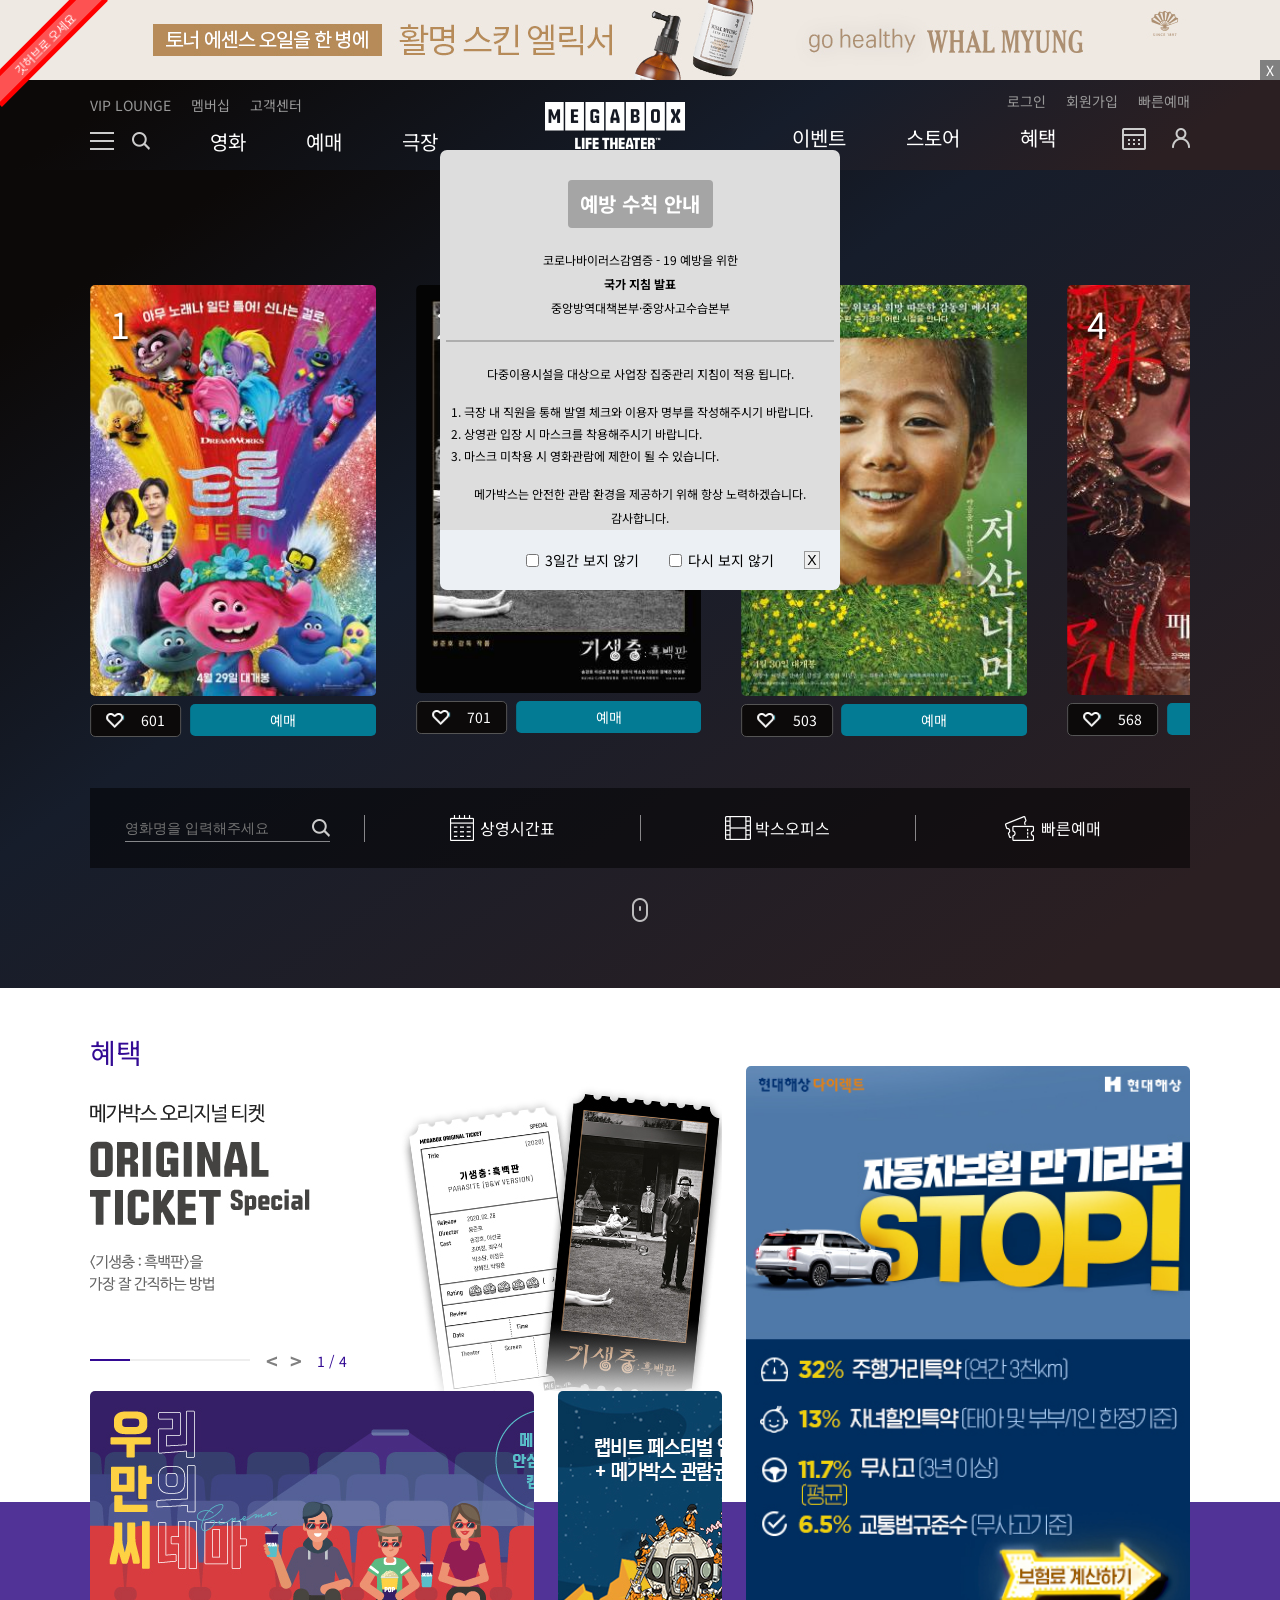
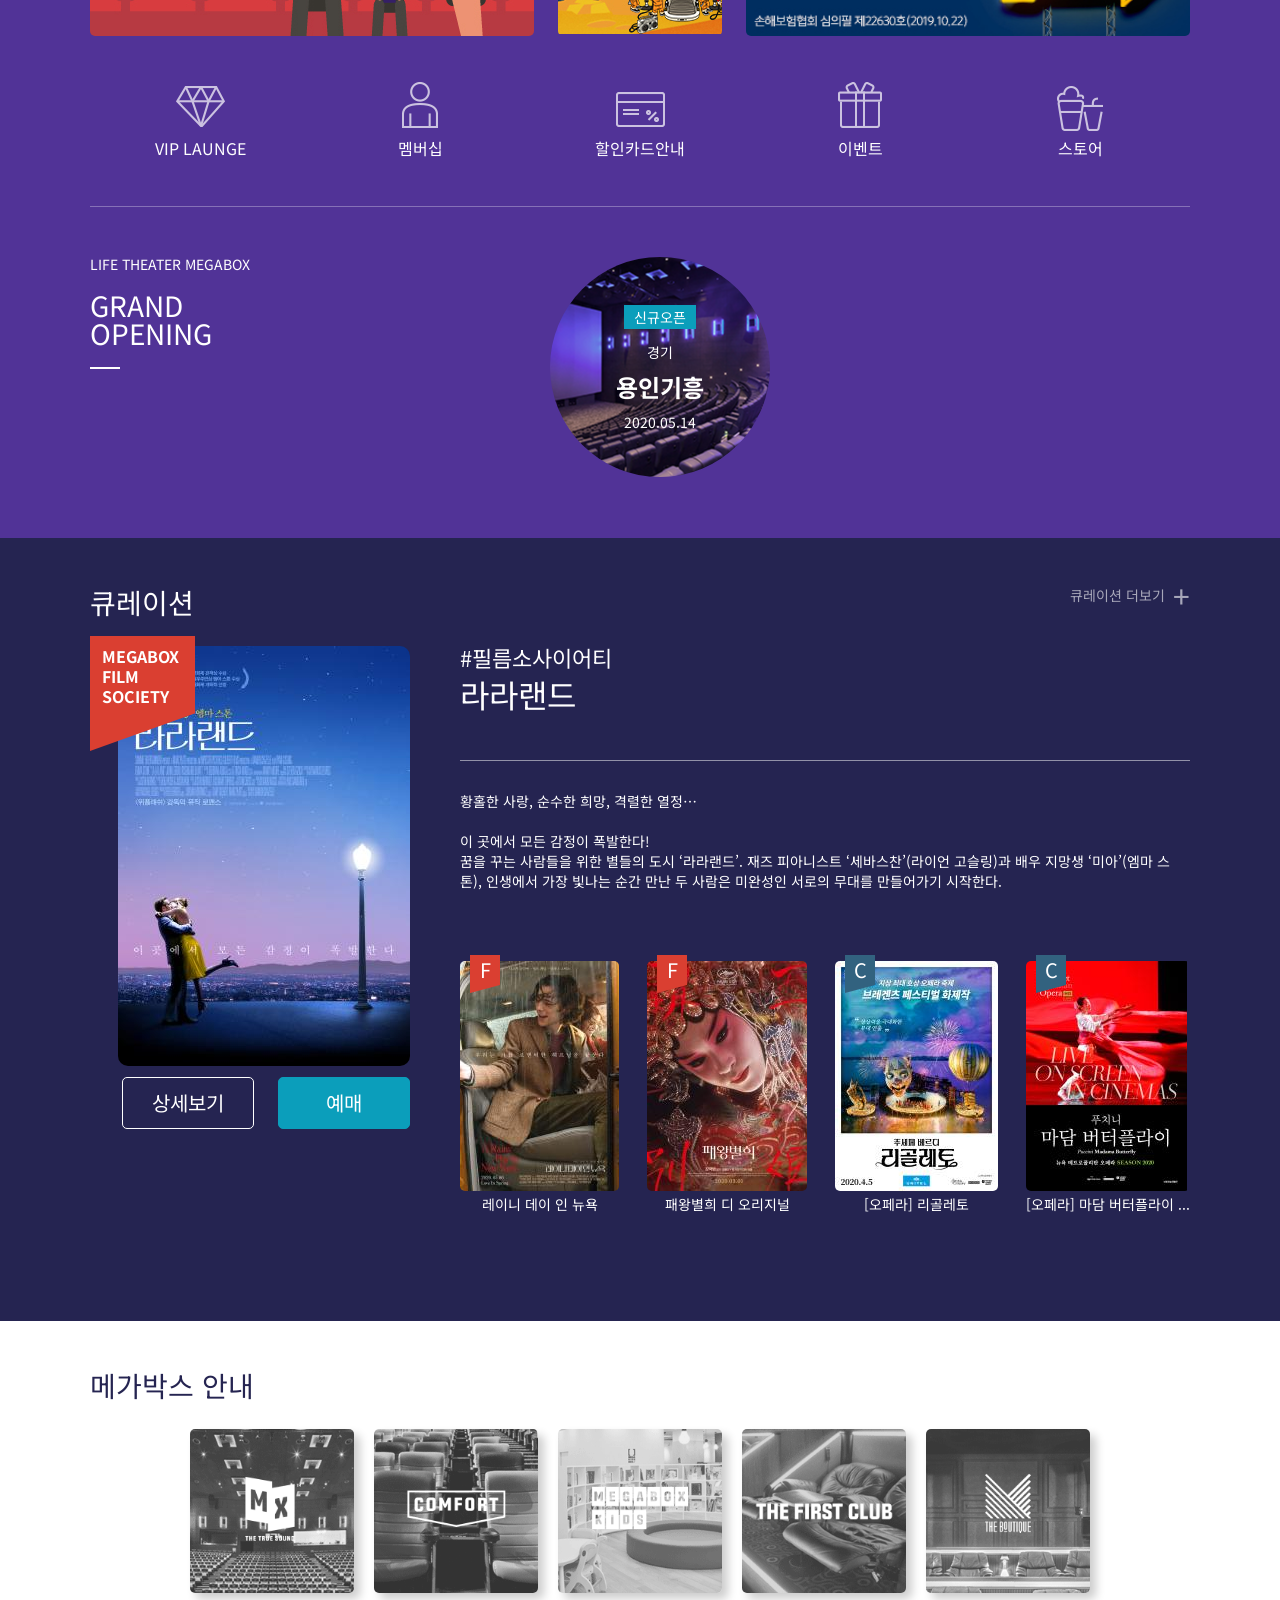
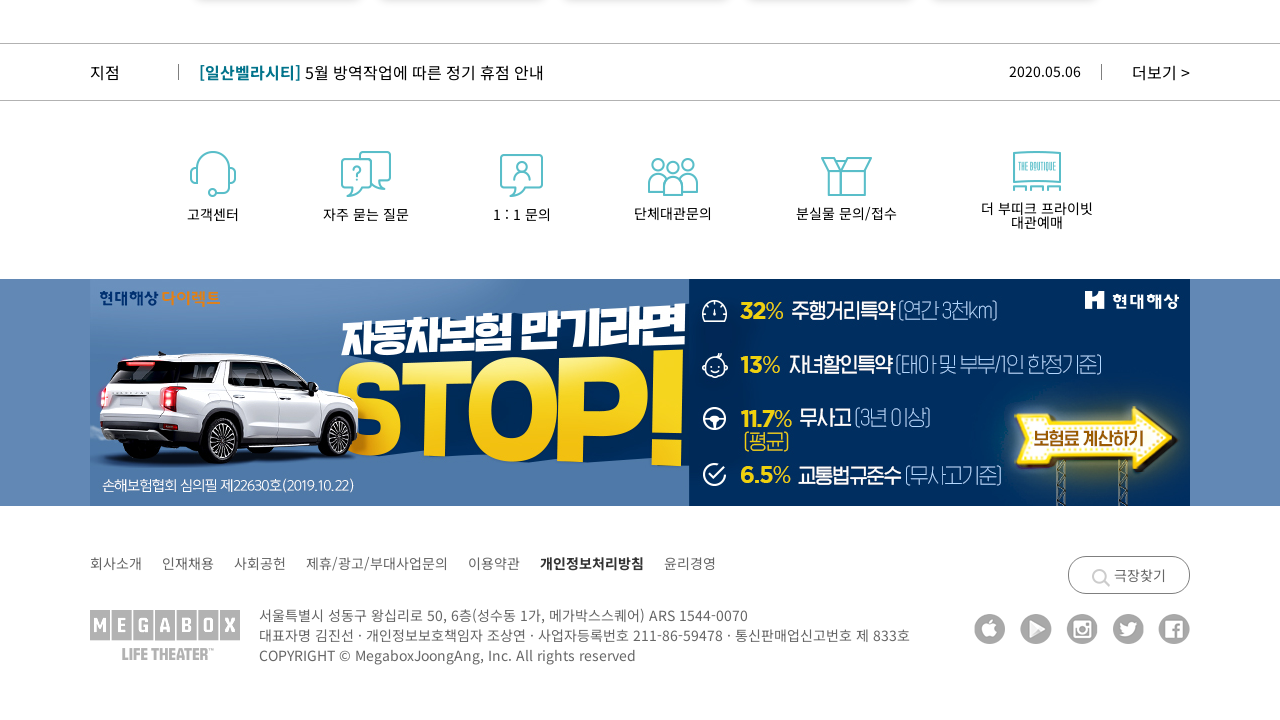
<file: index.html>
<!DOCTYPE html>
<html lang="ko">
<head>
  <meta charset="UTF-8">
  <meta name="viewport" content="width=device-width, initial-scale=1.0">
  <title>Document</title>
 
</head>
<body>
  <h1 id="h1"></h1>
</body>
 <script>
    var scrWidth=screen.width;
    // alert(scrWidth);
    if(scrWidth>=360 && scrWidth<1280){
      location.replace('mo/mobile_web.html');
    }else if(scrWidth>=1280){
      location.replace('pc_web.html');
    }else{
      document.getElementById('h1').innerHTML='<h1>지원하지 않는 브라우저 입니다.</h1>';
    }
  </script>
</html>
</file>
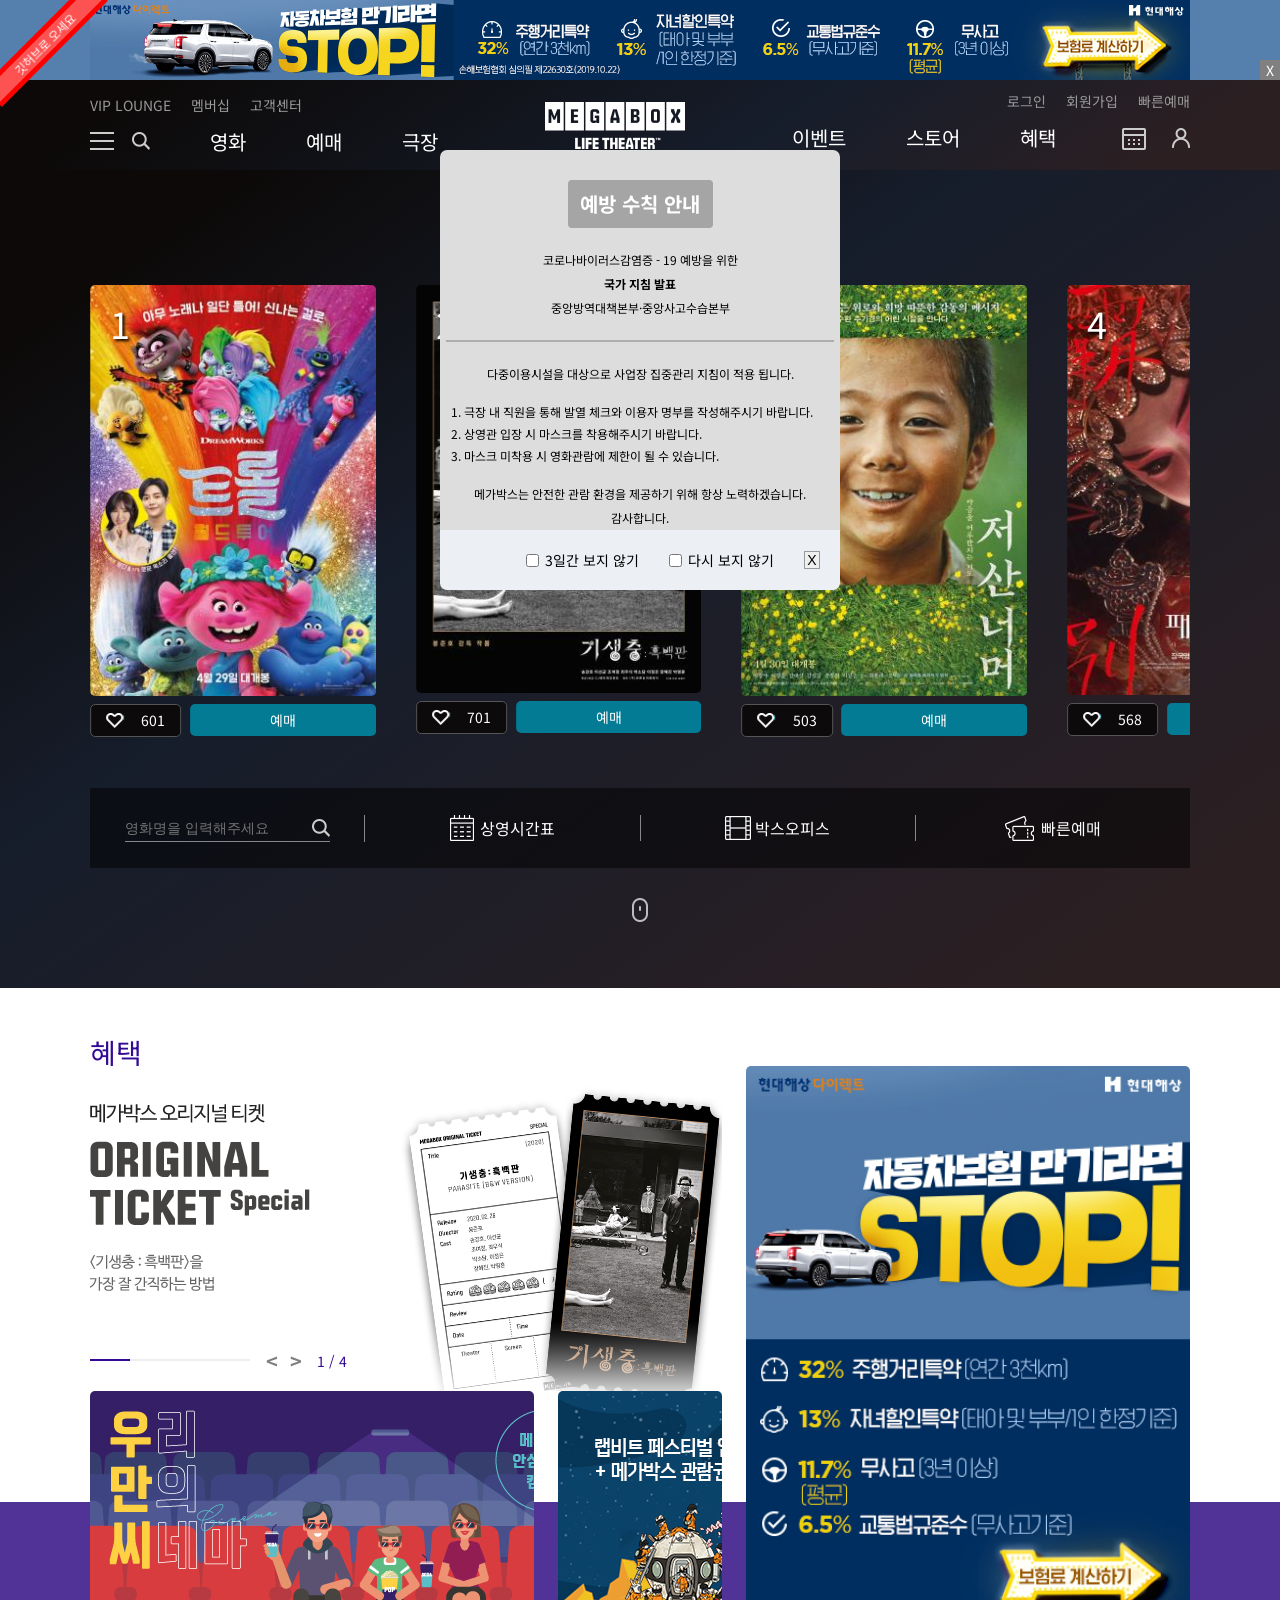
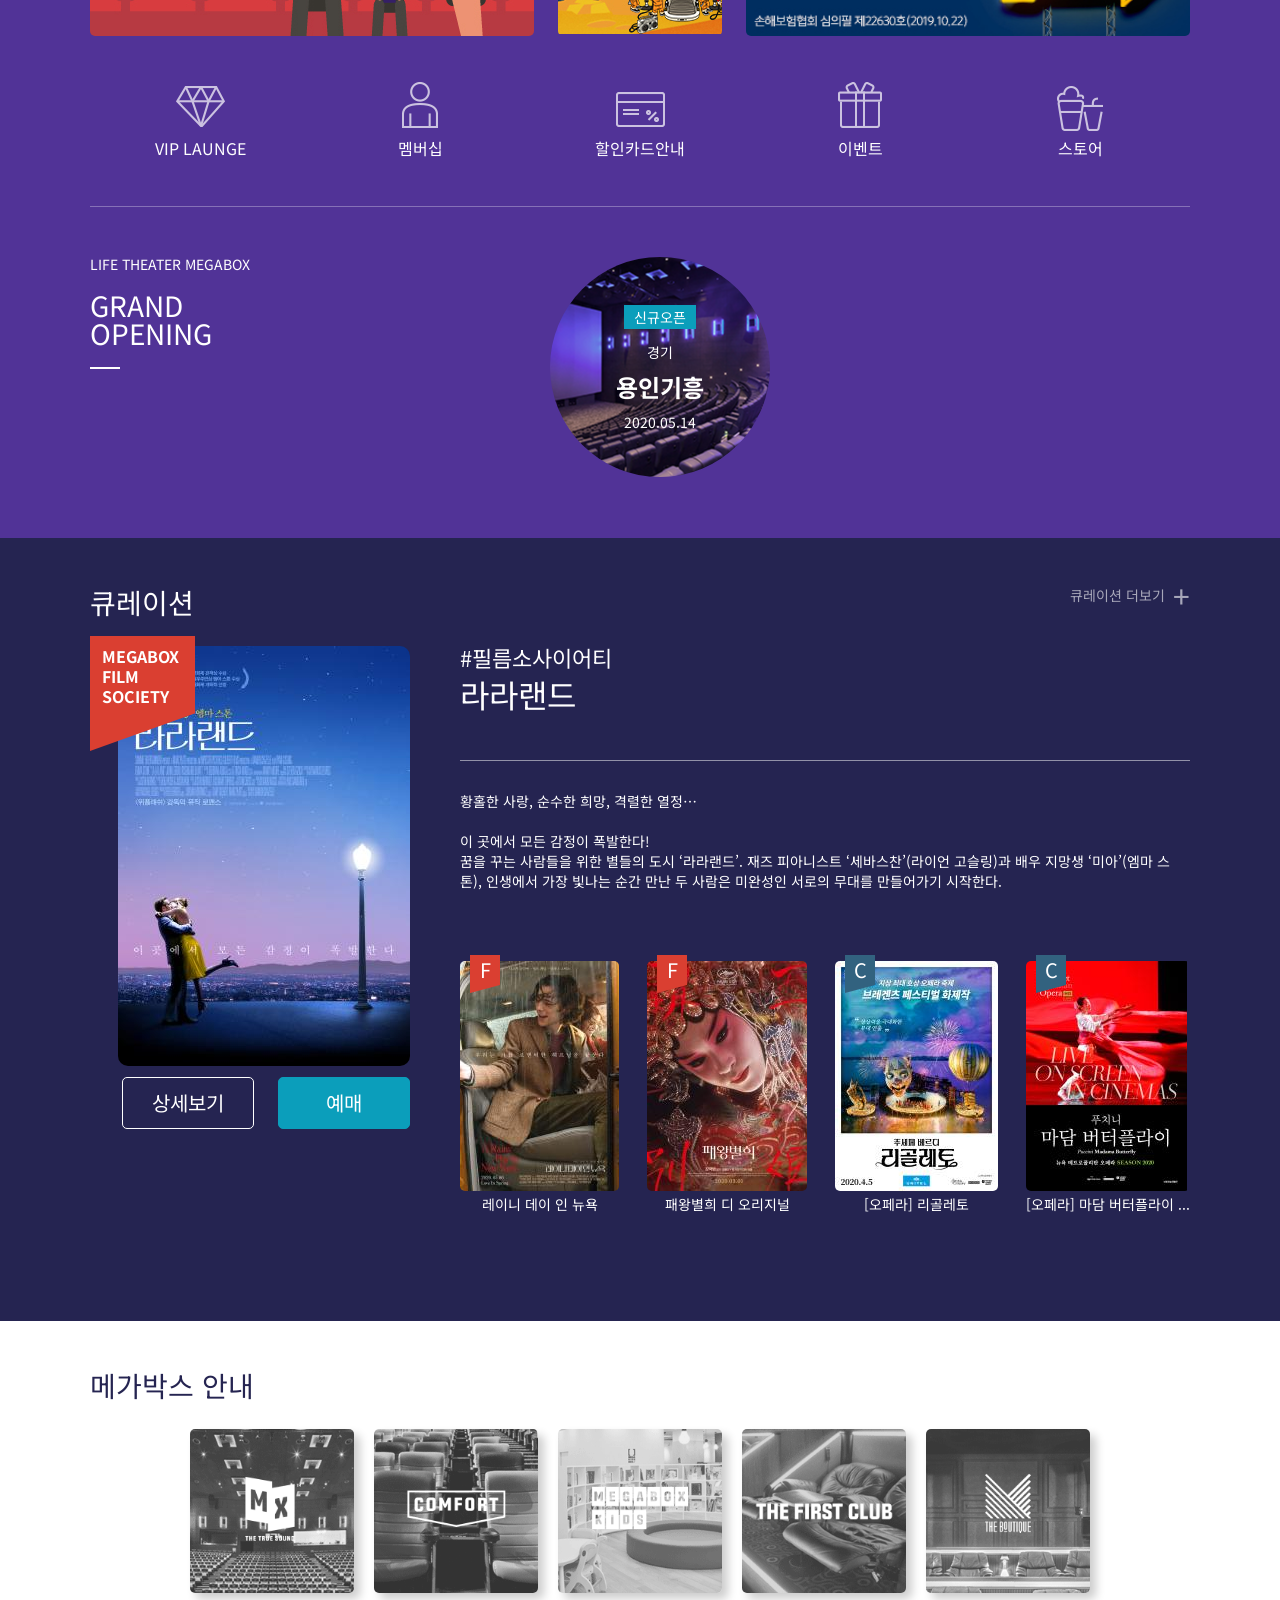
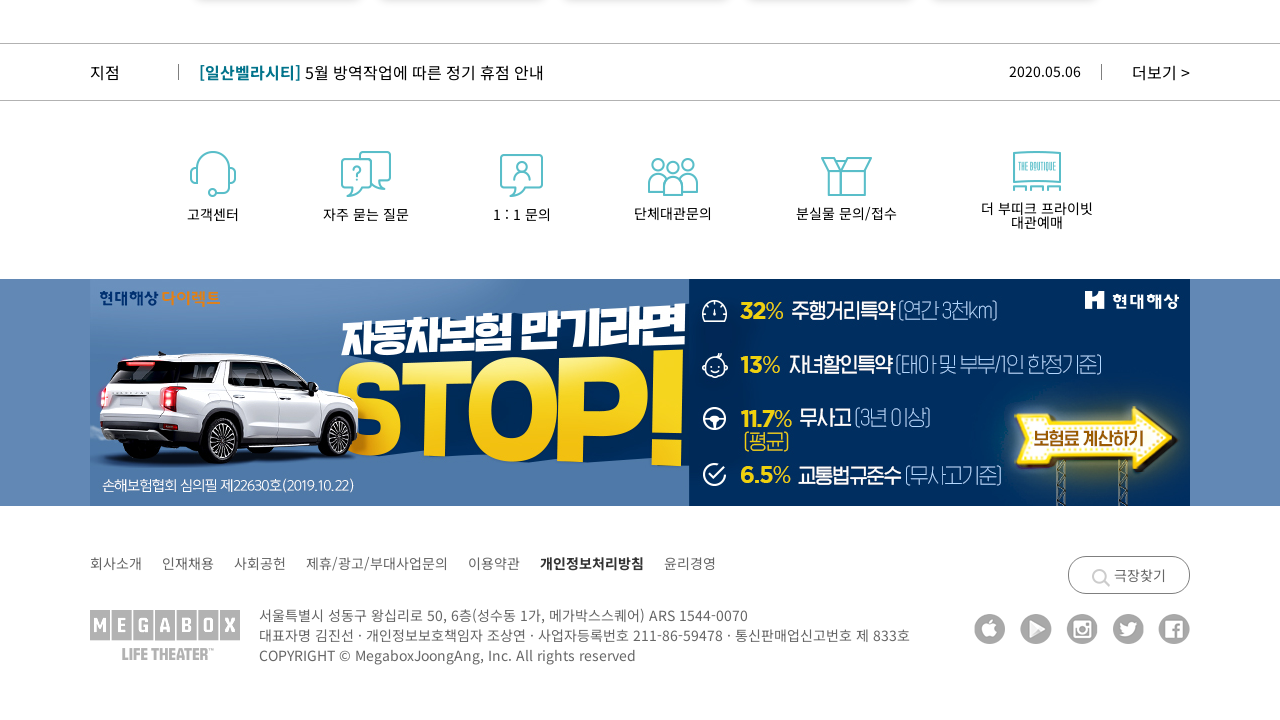
<file: pc_web.html>
<!DOCTYPE html>
<html lang="ko">
<head>
  <meta charset="UTF-8">
  <meta name="viewport" content="width=device-width, initial-scale=1.0">
  <!-- 제작자 -->
  <meta name="author" content="hong">
  <!-- 설명 -->
  <meta name="description" content="메가박스 사이트입니다.">
  <!-- 키워드 -->
  <meta name="keywords" content="메가박스, megabox, 영화, movie">
  <!-- 링크공유 -->
  <meta property="og:title" content="메가박스">
  <meta property="og:url" content="https://santa2224.github.io/megabox">
  <meta property="og:image" content="images/ogimage.png">
  <meta property="og:description" content="최고의 감동 메가박스와 함께 하세요">
  <!-- 파비콘 -->
  <link rel="shortcut icon" href="images/favicon.ico">
  <!-- jQuery   -->
  <script src="js/jquery-3.5.0.min.js"></script>
  <!-- swiper -->
  <link rel="stylesheet" href="css/swiper.min.css">
  <script src="js/swiper.min.js"></script>
  <script src="js/jquery.cookie.js"></script>

  <!-- my script -->
  <script src="js/skip.min.js"></script>
  <script src="js/banner.min.js"></script>
  <script src="js/pop_up_cookie.min.js"></script>
  <script src="js/login.min.js"></script>
  <script src="js/sitemap.min.js"></script>
  <script src="js/sub_position.min.js"></script>
  <script src="js/user_slider.min.js"></script>
  <script src="js/main.js"></script>
  
  <link rel="stylesheet" href="css/reset.css">

  <title>라이프시어터,메가박스</title>
  <link rel="stylesheet" href="css/header.css">
  <link rel="stylesheet" href="css/movie_chart.css">
  <link rel="stylesheet" href="css/bonus.css">
  <link rel="stylesheet" href="css/curation.css">
  <link rel="stylesheet" href="css/megabox_info.css">
  <link rel="stylesheet" href="css/bottom_banner.css">
  <link rel="stylesheet" href="css/footer.css">
</head>
<body>
  <!-- skip -->
  <div class="skip">
    <a href="#section">본문 바로가기</a>
    <a href="#footer">푸터 바로가기</a>
  </div>
  <div class="git_hub">
    <p>깃허브로 오세요</p>
  </div>

  <!-- login form -->
  <div class="login_form">
    <div class="content">
      <div class="login_tit clearfix">
        <p>로그인</p>
        <img src="images/close.png" alt="닫기" id="close">
      </div>
      <form>
        <input class="id_pass" type="text" placeholder="아이디">
        <input class="id_pass" type="password" placeholder="비밀번호">
        <input type="checkbox" id="save_id">
        <label for="save_id">아이디 저장</label>
        <input type="button" value="로그인">
      </form>
      <ul class="login_menu">
        <li>
          <a href="#">ID/PW찾기</a>
        </li>
        <li></li>
        <li>
          <a href="#">회원가입</a>
        </li>
        <li></li>
        <li>
          <a href="#">비회원 예매</a>
        </li>
      </ul>
      <ul class="sns_login">
        <li>
          <a href="#">
            <img src="images/ico-facebook.png" alt="facebook" title="페이스북 로그인">
          </a>
        </li>
        <li>
          <a href="#">
            <img src="images/ico-naver.png" alt="naver" title="네이버 로그인">
          </a>
        </li>
        <li>
          <a href="#">
            <img src="images/ico-kakao.png" alt="kakao" title="카카오 로그인">
          </a>
        </li>
        <li>
          <a href="#">
            <img src="images/ico-payco.png" alt="payco" title="페이코 로그인">
          </a>
        </li>
      </ul>
    </div>
  </div>

  <!-- wrap -->
  <div class="wrap">
    <!-- banner -->
    <div class="banner">
      <div class="banner01">
        <img src="images/banner01.jpg" alt="banner01">
        <div class="close">X</div>
      </div>
      <div class="banner02">
        <img src="images/banner02.jpg" alt="banner02">
        <div class="close">X</div>
      </div>
    </div>
    <!-- pop_up -->
    <div class="pop_up">
      <h3>예방 수칙 안내</h3>
      <p>
        코로나바이러스감염증 - 19 예방을 위한<br>
        <strong>국가 지침 발표</strong><br>
        중앙방역대책본부·중앙사고수습본부
      </p>
      <hr>
      <p>다중이용시설을 대상으로 사업장 집중관리 지침이 적용 됩니다.</p>
      <ol>
        <li>극장 내 직원을 통해 발열 체크와 이용자 명부를 작성해주시기 바랍니다.</li>
        <li>상영관 입장 시 마스크를 착용해주시기 바랍니다.</li>
        <li>마스크 미착용 시 영화관람에 제한이 될 수 있습니다.</li>
      </ol>
      <p>
        메가박스는 안전한 관람 환경을 제공하기 위해 항상 노력하겠습니다.<br>
        감사합니다.
      </p>
      <form>
        <input type="checkbox" id="day3">
        <label for="day3">3일간 보지 않기</label>
        <input type="checkbox" id="allday">
        <label for="allday">다시 보지 않기</label>
        <input type="button" value="X" id="close_btn">
      </form>
    </div>
    <!-- header -->
    <header class="header">
      <div class="container">
        <div class="content">
          <nav class="nav01">
            <ul class="top_nav">
              <li><a href="#" title="VIP LOUNGE">VIP LOUNGE</a></li>
              <li><a href="#" title="멤버십">멤버십</a></li>
              <li><a href="#" title="고객센터">고객센터</a></li>
            </ul>
            <ul class="bottom_nav">
              <li>
                <img src="images/hamburger.png" alt="토글메뉴" title="사이트맵" id="sitemap_btn">
                <div class="sitemap">
                  <div class="container">
                    <div class="content">
                      <h2>SITEMAP</h2>
                      <ul class="sitemap_menu">
                        <li>
                          <ul>
                            <li class="genre_tit">영화</li>
                            <li><a href="#">전체영화</a></li>
                            <li><a href="#">큐레이션</a></li>
                            <li><a href="#">영화제</a></li>
                            <li><a href="#">무비포스트</a></li>
                          </ul>
                        </li>
                        <li>
                          <ul>
                            <li class="genre_tit">예매</li>
                            <li><a href="#">빠른예매</a></li>
                            <li><a href="#">상영시간표</a></li>
                            <li><a href="#">더 부티크 프라이빗 예매</a></li>
                          </ul>
                        </li>
                        <li>
                          <ul>
                            <li class="genre_tit">극장</li>
                            <li><a href="#">전체극장</a></li>
                            <li><a href="#">특별관</a></li>
                          </ul>
                        </li>
                        <li>
                          <ul>
                            <li class="genre_tit">이벤트</li>
                            <li><a href="#">진행중 이벤트</a></li>
                            <li><a href="#">지난 이벤트</a></li>
                            <li><a href="#">담첨자발표</a></li>
                          </ul>
                        </li>
                        <li>
                          <ul>
                            <li class="genre_tit">스토어</li>
                            <li><a href="#">새로운 상품</a></li>
                            <li><a href="#">메가티켓</a></li>
                            <li><a href="#">팝콘/음료/굿즈</a></li>
                          </ul>
                        </li>
                        <li>
                          <ul>
                            <li class="genre_tit">나의 메가박스</li>
                            <li><a href="#">나의 메가박스 홈</a></li>
                            <li><a href="#">예매/구매내역</a></li>
                            <li><a href="#">영화관람권</a></li>
                            <li><a href="#">스토어교환권</a></li>
                            <li><a href="#">할인/제휴쿠폰</a></li>
                            <li><a href="#">멤버십포인트</a></li>
                            <li><a href="#">나의 무비스토리</a></li>
                            <li><a href="#">나의 이벤트 응모내역</a></li>
                            <li><a href="#">나의 문의내역</a></li>
                            <li><a href="#">자주쓰는 할인 카드</a></li>
                            <li><a href="#">회원정보</a></li>
                          </ul>
                        </li>
                        <li>
                          <ul>
                            <li class="genre_tit">혜택</li>
                            <li><a href="#">멤버십 안내</a></li>
                            <li><a href="#">VIP LOUNGE</a></li>
                            <li><a href="#">제휴/할인</a></li>
                          </ul>
                        </li>
                        <li>
                          <ul>
                            <li class="genre_tit">고객센터</li>
                            <li><a href="#">고객센터 홈</a></li>
                            <li><a href="#">자주묻는질문</a></li>
                            <li><a href="#">공지사항</a></li>
                            <li><a href="#">1:1문의</a></li>
                            <li><a href="#">단체/대관문의</a></li>
                            <li><a href="#">분실물문의</a></li>
                          </ul>
                        </li>
                        <li>
                          <ul>
                            <li class="genre_tit">회사소개</li>
                            <li><a href="#">메가박스소개</a></li>
                            <li><a href="#">사회공헌</a></li>
                            <li><a href="#">홍보자료</a></li>
                            <li><a href="#">제휴/부대사업문의</a></li>
                            <li><a href="#">온라인제보센터</a></li>
                            <li><a href="#">IR자료</a></li>
                            <li><a href="#">인재채용</a></li>
                            <li><a href="#">윤리경영</a></li>
                          </ul>
                        </li>
                        <li>
                          <ul>
                            <li class="genre_tit">이용정책</li>
                            <li><a href="#">이용약관</a></li>
                            <li><a href="#">개인정보처리방침</a></li>
                            <li><a href="#">스크린수배정에관한기준</a></li>
                          </ul>
                        </li>
                      </ul>
                    </div>
                  </div>
                </div>
              </li>
              <li>
                <a href="#" title="검색" class="border_none"><img src="images/search.png" alt="검색"></a>
              </li>
              <li>
                <a href="#" title="영화">영화</a>
                <ul class="sub_nav" id="movie_sub">
                  <li><a href="#">전체영화</a></li>
                  <li><a href="#">큐레이션</a></li>
                  <li><a href="#">무비포스트</a></li>
                </ul>
              </li>
              <li>
                <a href="#" title="예매">예매</a>
                <ul class="sub_nav" id="ticket_sub">
                  <li><a href="#">빠른예매</a></li>
                  <li><a href="#">상영시간표</a></li>
                  <li><a href="#">더 부티크 프라이빗 예매</a></li>
                </ul>
              </li>
              <li>
                <a href="#" title="극장">극장</a>
                <ul class="sub_nav" id="theater_sub">
                  <li><a href="#">전체극장</a></li>
                  <li><a href="#">특별관</a></li>
                </ul>
              </li>
            </ul>
          </nav>
          <div class="logo">
            <img src="images/white-logo.png" alt="화이트로고">
          </div>
          <nav class="nav02">
            <ul class="top_nav">
              <li><a href="#" title="로그인" id="login_btn">로그인</a></li>
              <li><a href="#" title="회원가입">회원가입</a></li>
              <li><a href="#" title="빠른예매">빠른예매</a></li>
            </ul>
            <ul class="bottom_nav">
              <li>
                <a href="#" title="이벤트">이벤트</a>
                <ul class="sub_nav" id="event_sub">
                  <li><a href="#">진행중 이벤트</a></li>
                  <li><a href="#">지난 이벤트</a></li>
                  <li><a href="#">당첨자발표</a></li>
                </ul>
              </li>
              <li>
                <a href="#" title="스토어" class="border_none">스토어</a>
              </li>
              <li>
                <a href="#" title="혜택">혜택</a>
                <ul class="sub_nav" id="bonus_sub">
                  <li><a href="#">메가박스 멤버십</a></li>
                  <li><a href="#">제휴 / 할인</a></li>
                </ul>
              </li>
              <li><a href="#" title="상영시간표" class="border_none"><img src="images/schedule.png" alt="상영시간표" id="schedule"></a></li>
              <li><a href="#" title="나의 메가박스" class="border_none"><img src="images/mymega.png" alt="나의 메가박스"></a></li>
            </ul>
          </nav>
        </div>
      </div>
    </header>

    <section class="section">
      <div class="container">
        <article class="alticle movie_chart">
          <div class="content">
            <h2>
              <a href="#">박스오피스</a>
            </h2>
            <div class="swiper-container">
              <div class="swiper-wrapper">
                <div class="swiper-slide slide01">
                  <ul>
                    <li class="poster">
                      <img src="images/poster01.jpg" alt="poster01">
                      <p class="poster_number">1</p>
                      <div class="poster_txt">
                        <p>
                          팝, 록, 클래식, 컨트리, 펑크, 테크노, K-POP까지<br>
                          세상의 모든 음악이 쏟아진다!<br>
                          노래와 춤을 즐기며 평화로운 나날을 보내던 팝 트롤 '파피'와 '브랜치' 그리고 친구들.<br>
                          어느 날 ‘파피’는 자신들 외에도
                        </p>
                        <p>관람평 <span> 9.1</span></p>
                      </div>
                      
                    </li>
                    <li class="poster_btn clearfix">
                      <div><span>하트</span> 601</div>
                      <div>예매</div>
                    </li>
                  </ul>
                </div>
                <div class="swiper-slide slide02">
                  <ul>
                    <li class="poster">
                      <img src="images/poster02.jpg" alt="poster02">
                      <p class="poster_number">2</p>
                      <div class="poster_txt">
                        <p>
                          팝, 록, 클래식, 컨트리, 펑크, 테크노, K-POP까지<br>
                          세상의 모든 음악이 쏟아진다!<br>
                          노래와 춤을 즐기며 평화로운 나날을 보내던 팝 트롤 '파피'와 '브랜치' 그리고 친구들.<br>
                          어느 날 ‘파피’는 자신들 외에도
                        </p>
                        <p>관람평 <span> 9.3</span></p>
                      </div>
                      
                    </li>
                    <li class="poster_btn clearfix">
                      <div><span>하트</span> 701</div>
                      <div>예매</div>
                    </li>
                  </ul>
                </div>
                <div class="swiper-slide slide03">
                  <ul>
                    <li class="poster">
                      <img src="images/poster03.jpg" alt="poster03">
                      <p class="poster_number">3</p>
                      <div class="poster_txt">
                        <p>
                          팝, 록, 클래식, 컨트리, 펑크, 테크노, K-POP까지<br>
                          세상의 모든 음악이 쏟아진다!<br>
                          노래와 춤을 즐기며 평화로운 나날을 보내던 팝 트롤 '파피'와 '브랜치' 그리고 친구들.<br>
                          어느 날 ‘파피’는 자신들 외에도
                        </p>
                        <p>관람평 <span> 8.9</span></p>
                      </div>
                      
                    </li>
                    <li class="poster_btn clearfix">
                      <div><span>하트</span> 503</div>
                      <div>예매</div>
                    </li>
                  </ul>
                </div>
                <div class="swiper-slide slide04">
                  <ul>
                    <li class="poster">
                      <img src="images/poster04.jpg" alt="poster04">
                      <p class="poster_number">4</p>
                      <div class="poster_txt">
                        <p>
                          팝, 록, 클래식, 컨트리, 펑크, 테크노, K-POP까지<br>
                          세상의 모든 음악이 쏟아진다!<br>
                          노래와 춤을 즐기며 평화로운 나날을 보내던 팝 트롤 '파피'와 '브랜치' 그리고 친구들.<br>
                          어느 날 ‘파피’는 자신들 외에도
                        </p>
                        <p>관람평 <span> 8.9</span></p>
                      </div>
                      
                    </li>
                    <li class="poster_btn clearfix">
                      <div><span>하트</span> 568</div>
                      <div>예매</div>
                    </li>
                  </ul>
                </div>
                <div class="swiper-slide slide05">
                  <ul>
                    <li class="poster">
                      <img src="images/poster05.jpg" alt="poster05">
                      <p class="poster_number">5</p>
                      <div class="poster_txt">
                        <p>
                          팝, 록, 클래식, 컨트리, 펑크, 테크노, K-POP까지<br>
                          세상의 모든 음악이 쏟아진다!<br>
                          노래와 춤을 즐기며 평화로운 나날을 보내던 팝 트롤 '파피'와 '브랜치' 그리고 친구들.<br>
                          어느 날 ‘파피’는 자신들 외에도
                        </p>
                        <p>관람평 <span> 6.8</span></p>
                      </div>
                      
                    </li>
                    <li class="poster_btn clearfix">
                      <div><span>하트</span> 124</div>
                      <div>예매</div>
                    </li>
                  </ul>
                </div>
                <div class="swiper-slide slide06">
                  <ul>
                    <li class="poster">
                      <img src="images/poster06.jpg" alt="poster06">
                      <p class="poster_number">6</p>
                      <div class="poster_txt">
                        <p>
                          팝, 록, 클래식, 컨트리, 펑크, 테크노, K-POP까지<br>
                          세상의 모든 음악이 쏟아진다!<br>
                          노래와 춤을 즐기며 평화로운 나날을 보내던 팝 트롤 '파피'와 '브랜치' 그리고 친구들.<br>
                          어느 날 ‘파피’는 자신들 외에도
                        </p>
                        <p>관람평 <span> 9.3</span></p>
                      </div>
                      
                    </li>
                    <li class="poster_btn clearfix">
                      <div><span>하트</span> 912</div>
                      <div>예매</div>
                    </li>
                  </ul>
                </div>
                <div class="swiper-slide slide07">
                  <ul>
                    <li class="poster">
                      <img src="images/poster07.jpg" alt="poster07">
                      <p class="poster_number">7</p>
                      <div class="poster_txt">
                        <p>
                          팝, 록, 클래식, 컨트리, 펑크, 테크노, K-POP까지<br>
                          세상의 모든 음악이 쏟아진다!<br>
                          노래와 춤을 즐기며 평화로운 나날을 보내던 팝 트롤 '파피'와 '브랜치' 그리고 친구들.<br>
                          어느 날 ‘파피’는 자신들 외에도
                        </p>
                        <p>관람평 <span> 8.8</span></p>
                      </div>
                      
                    </li>
                    <li class="poster_btn clearfix">
                      <div><span>하트</span> 103</div>
                      <div>예매</div>
                    </li>
                  </ul>
                </div>
                <div class="swiper-slide slide08">
                  <ul>
                    <li class="poster">
                      <img src="images/poster08.jpg" alt="poster08">
                      <p class="poster_number">8</p>
                      <div class="poster_txt">
                        <p>
                          팝, 록, 클래식, 컨트리, 펑크, 테크노, K-POP까지<br>
                          세상의 모든 음악이 쏟아진다!<br>
                          노래와 춤을 즐기며 평화로운 나날을 보내던 팝 트롤 '파피'와 '브랜치' 그리고 친구들.<br>
                          어느 날 ‘파피’는 자신들 외에도
                        </p>
                        <p>관람평 <span> 8.7</span></p>
                      </div>
                      
                    </li>
                    <li class="poster_btn clearfix">
                      <div><span>하트</span> 818</div>
                      <div>예매</div>
                    </li>
                  </ul>
                </div>
                <div class="swiper-slide slide09">
                  <ul>
                    <li class="poster">
                      <img src="images/poster09.jpg" alt="poster09">
                      <p class="poster_number">9</p>
                      <div class="poster_txt">
                        <p>
                          팝, 록, 클래식, 컨트리, 펑크, 테크노, K-POP까지<br>
                          세상의 모든 음악이 쏟아진다!<br>
                          노래와 춤을 즐기며 평화로운 나날을 보내던 팝 트롤 '파피'와 '브랜치' 그리고 친구들.<br>
                          어느 날 ‘파피’는 자신들 외에도
                        </p>
                        <p>관람평 <span> 9.1</span></p>
                      </div>
                      
                    </li>
                    <li class="poster_btn clearfix">
                      <div><span>하트</span> 601</div>
                      <div>예매</div>
                    </li>
                  </ul>
                </div>
                <div class="swiper-slide slide10">
                  <ul>
                    <li class="poster">
                      <img src="images/poster10.jpg" alt="poster10">
                      <p class="poster_number">10</p>
                      <div class="poster_txt">
                        <p>
                          팝, 록, 클래식, 컨트리, 펑크, 테크노, K-POP까지<br>
                          세상의 모든 음악이 쏟아진다!<br>
                          노래와 춤을 즐기며 평화로운 나날을 보내던 팝 트롤 '파피'와 '브랜치' 그리고 친구들.<br>
                          어느 날 ‘파피’는 자신들 외에도
                        </p>
                        <p>관람평 <span> 8.4</span></p>
                      </div>
                      
                    </li>
                    <li class="poster_btn clearfix">
                      <div><span>하트</span> 643</div>
                      <div>예매</div>
                    </li>
                  </ul>
                </div>
                <div class="swiper-slide slide11">
                  <ul>
                    <li class="poster">
                      <img src="images/poster11.jpg" alt="poster11">
                      <p class="poster_number">11</p>
                      <div class="poster_txt">
                        <p>
                          팝, 록, 클래식, 컨트리, 펑크, 테크노, K-POP까지<br>
                          세상의 모든 음악이 쏟아진다!<br>
                          노래와 춤을 즐기며 평화로운 나날을 보내던 팝 트롤 '파피'와 '브랜치' 그리고 친구들.<br>
                          어느 날 ‘파피’는 자신들 외에도
                        </p>
                        <p>관람평 <span> 7.9</span></p>
                      </div>
                      
                    </li>
                    <li class="poster_btn clearfix">
                      <div><span>하트</span> 427</div>
                      <div>예매</div>
                    </li>
                  </ul>
                </div>
                <div class="swiper-slide slide12">
                  <ul>
                    <li class="poster">
                      <img src="images/poster12.jpg" alt="poster12">
                      <p class="poster_number">12</p>
                      <div class="poster_txt">
                        <p>
                          팝, 록, 클래식, 컨트리, 펑크, 테크노, K-POP까지<br>
                          세상의 모든 음악이 쏟아진다!<br>
                          노래와 춤을 즐기며 평화로운 나날을 보내던 팝 트롤 '파피'와 '브랜치' 그리고 친구들.<br>
                          어느 날 ‘파피’는 자신들 외에도
                        </p>
                        <p>관람평 <span> 8.5</span></p>
                      </div>
                      
                    </li>
                    <li class="poster_btn clearfix">
                      <div><span>하트</span> 447</div>
                      <div>예매</div>
                    </li>
                  </ul>
                </div>
              </div>
            </div>
            <ul class="quick_movie_menu">
              <li>
                <input type="text" placeholder="영화명을 입력해주세요">
              </li>
              <li>
                <a href="#">상영시간표</a>
              </li>
              <li>
                <a href="#">박스오피스</a>
              </li>
              <li>
                <a href="#">빠른예매</a>
              </li>
            </ul>
            <div class="mouse_ani">
              <img src="images/ico-mouse.png" alt="mouse">
            </div>
          </div>
        </article>
      </div>
    </section>
    <section class="bonus">
      <div class="container">
        <article class="article art_banner">
          <h3>혜택</h3>
          <div class="content grid_par">
            <div id="grid_child01">
              <div class="img00 active">
                <img src="images/bonus00.jpg" alt="보너스00">
              </div>
              <div class="img01">
                <img src="images/bonus01.jpg" alt="보너스01">
              </div>
              <div class="img02">
                <img src="images/bonus00.jpg" alt="보너스02">
              </div>
              <div class="img03">
                <img src="images/bonus03.jpg" alt="보너스03">
              </div>
              <ul>
                <li id="img_bar">
                  <div class="img_bar_par">
                    <div class="active">1</div>
                    <div>2</div>
                    <div>3</div>
                    <div>4</div>
                  </div>
                </li>
                <li id="img_btn">
                  <span id="prev">&lt&nbsp&nbsp</span>
                  <span id="next"> &gt</span>
                </li>
                <li id="img_num">
                  <span id=page>1</span>
                  <span>&nbsp/&nbsp</span>
                  <span id="pages">4</span>
                </li>
              </ul>
              
            </div>
            <div id="grid_child02">
              <div class="img00 active">
                <img src="images/bonus_right00.jpg" alt="보너스00">
              </div>
              <div class="img01">
                <img src="images/bonus_right01.jpg" alt="보너스01">
              </div>
              <div class="img02">
                <img src="images/bonus_right02.jpg" alt="보너스02">
              </div>
              <div class="img03">
                <img src="images/bonus_right03.jpg" alt="보너스03">
              </div>
            </div>
            <div id="grid_child03">
              <img src="images/bonus_banner00.jpg" alt="보너스베너00">
            </div>
            <div id="grid_child04">
              <img src="images/bonus_banner01.jpg" alt="보너스베너01">
            </div>
            <div id="grid_child05">
              <img src="images/bonus_banner02.jpg" alt="보너스베너02">
            </div>
          </div>
        </article>
        <article class="article bonus_quick_menu">
          <ul class="content ico_par clearfix">
            <li>
              <a href="#">
                <img src="images/ico-bonus00.png" alt="보너스아이콘00">
                <p>VIP LAUNGE</p>
              </a>
            </li>
            <li>
              <a href="#">
                <img src="images/ico-bonus01.png" alt="보너스아이콘01">
                <p>멤버십</p>
              </a>
            </li>
            <li>
              <a href="#">
                <img src="images/ico-bonus02.png" alt="보너스아이콘02">
                <p>할인카드안내</p>
              </a>
            </li>
            <li>
              <a href="#">
                <img src="images/ico-bonus03.png" alt="보너스아이콘03">
                <p>이벤트</p>
              </a>
            </li>
            <li>
              <a href="#">
                <img src="images/ico-bonus04.png" alt="보너스아이콘04">
                <p>스토어</p>
              </a>
            </li>            
          </ul>
        </article>
        <article class="article grand_open">
          <div class="contents clearfix">
            <div class="grand_txt">
              <p>LIFE THEATER MEGABOX</p>
              <h3>
                GRAND<br>
                OPENING
              </h3>
              <hr>
            </div>
            <div class="grand_img">
              <div>
                <img src="images/bg-theater-new.jpg" alt="그랜드오폰극장">
              </div>
              <div>
                화이트
              </div>
              <div>
                <p class="open_tit">신규오픈</p>
                <p class="open_sec1">경기</p>
                <p class="open_sec2">용인기흥</p>
                <p class="open_date">2020.05.14</p>
              </div>
            </div>
          </div>
        </article>
      </div>
    </section>

    <section class="curation">
      <div class="container">
        <div class="content">
          <div class="tit">
            <h2>큐레이션</h2>
            <p><span>큐레이션 더보기</span><span>+</span></p>
          </div>
          <div class="curation_content">
            <div class="curation_left">
              <div class="left_img">
                <img src="images/poster07.jpg" alt="라라랜드">
              </div>
              <div class="left_btn clearfix">
                <p class="view">상세보기</p>
                <p class="ticket">예매</p>
              </div>
              <div class="left_over">
                <div class="left_over_txt">
                  <h4>
                    MEGABOX<br>
                    FILM<br>
                    SOCIETY
                  </h4>
                </div>
                <div class="left_over_base">
                </div>
              </div>
            </div>
            <div class="curation_right">
              <h3>#필름소사이어티</h3>
              <h2>라라랜드</h2>
              <hr>
              <p>황홀한 사랑, 순수한 희망, 격렬한 열정…</p>
              <p>
                이 곳에서 모든 감정이 폭발한다!<br>
                꿈을 꾸는 사람들을 위한 별들의 도시 ‘라라랜드’. 재즈 피아니스트 ‘세바스찬’(라이언 고슬링)과 배우 지망생 ‘미아’(엠마 스톤), 인생에서 가장 빛나는 순간 만난 두 사람은 미완성인 서로의 무대를 만들어가기 시작한다.
              </p>
              <ul class="curation_poster">
                <li>
                  <div class="curation_poster_img">
                    <img src="images/curation_poster00.jpg" alt="큐레이션01">
                  </div>
                  <div class="curation_poster_txt">
                    <p>레이니 데이 인 뉴욕</p>
                  </div>
                  <div class="curation_poster_over">
                    <p class="f_color">F</p>
                    <p></p>
                  </div>
                </li>
                <li>
                  <div class="curation_poster_img">
                    <img src="images/curation_poster01.jpg" alt="큐레이션02">
                  </div>
                  <div class="curation_poster_txt">
                    <p>패왕별희 디 오리지널</p>
                  </div>
                  <div class="curation_poster_over">
                    <p class="f_color">F</p>
                    <p></p>
                  </div>
                </li>
                <li>
                  <div class="curation_poster_img">
                    <img src="images/curation_poster02.jpg" alt="큐레이션03">
                  </div>
                  <div class="curation_poster_txt">
                    <p>[오페라] 리골레토</p>
                  </div>
                  <div class="curation_poster_over">
                    <p class="c_color">C</p>
                    <p class="c_border"></p>
                  </div>
                </li>
                <li>
                  <div class="curation_poster_img">
                    <img src="images/curation_poster03.jpg" alt="큐레이션04">
                  </div>
                  <div class="curation_poster_txt">
                    <p>[오페라] 마담 버터플라이 ...</p>
                  </div>
                  <div class="curation_poster_over">
                    <p class="c_color">C</p>
                    <p class="c_border"></p>
                  </div>
                </li>
              </ul>
            </div>
          </div>
        </div>
      </div>
    </section>

    <section class="megabox_info">
      <article>
        <div class="container">
            <div class="content">
              <h2>메가박스 안내</h2>
              <ul class="megabox_info_img">
                <li>
                  <a href="#">
                    <img src="images/megainfo00.png" alt="인포00">
                  </a>
                </li>
                <li>
                  <a href="#">
                    <img src="images/megainfo01.png" alt="인포01">
                  </a>
                </li>
                <li>
                  <a href="#">
                    <img src="images/megainfo02.png" alt="인포02">
                  </a>
                </li>
                <li>
                  <a href="#">
                    <img src="images/megainfo03.png" alt="인포03">
                  </a>
                </li>
                <li>
                  <a href="#">
                    <img src="images/megainfo04.png" alt="인포04">
                  </a>
                </li>
              </ul>
            </div>
        </div>
      </article>
      <article>
        <div class="container">
          <div class="content">
            <ul class="notice">
              <li>
                <p>지점</p>
              </li>
              <li class="clearfix">
                <p style="float:left;">
                    <span class="notice_color">[일산벨라시티]</span>
                    <span>
                      <a href="#">5월 방역작업에 따른 정기 휴점 안내</a>  
                    </span>
                  </p>
                  <p style="float:right;" class="notice_date">2020.05.06</p>
              </li>
              <li>
                <a href="#">더보기 ></a>
              </li>
            </ul>
          </div>
        </div>
      </article>
      <article>
        <div class="container">
          <div class="content">
            <ul class="megabox_info_quicknav">
              <li>
                <a href="#">
                  <img src="images/ico-megainfo05.png" alt="info00">
                  <p>고객센터</p>
                </a>
                </li>
                <li>
                  <a href="#">
                    <img src="images/ico-megainfo04.png" alt="info01">
                    <p>자주 묻는 질문</p>
                  </a>
                </li>
                <li>
                  <a href="#">
                    <img src="images/ico-megainfo03.png" alt="info03">
                    <p>1 : 1 문의</p>
                  </a>
                </li>
                <li>
                  <a href="#">
                    <img src="images/ico-megainfo02.png" alt="info04">
                    <p>단체대관문의</p>
                  </a>
                </li>
                <li>
                  <a href="#">
                    <img src="images/ico-megainfo01.png" alt="info05">
                    <p>분실물 문의/접수</p>
                  </a>
                </li>
                <li>
                  <a href="#">
                    <img src="images/ico-megainfo00.png" alt="info06">
                    <p>더 부띠크 프라이빗<br>대관예매</p>
                  </a>
                </li>
            </ul>
          </div>
        </div>
      </article>
    </section>

    <section class="bottom_banner">
      <img src="images/bottom_banner.jpg" alt="아래베너">
    </section>

    <footer class="footer">
      <div class="container">
        <div class="content clearfix">
          <div class="footer_left" style="float:left;">
            <ul class="footer_nav">
              <li>
                <a href="#" title="회사소개 페이지로 이동">회사소개</a>
              </li>
              <li>
                <a href="#" title="인재채용 페이지로 이동">인재채용</a>
              </li>
              <li>
                <a href="#" title="사회공헌 페이지로 이동">사회공헌</a>
              </li>
              <li>
                <a href="#" title="제휴/광고/부대사업문의 페이지로 이동">제휴/광고/부대사업문의</a>
              </li>
              <li>
                <a href="#" title="이용약관 페이지로 이동">이용약관</a>
              </li>
              <li>
                <a href="#" title="개인정보처리방침 페이지로 이동">
                  <strong>개인정보처리방침</strong>
                </a>
              </li>
              <li>
                <a href="#" title="윤리경영 페이지로 이동">윤리경영</a>
              </li>
            </ul> 
            <div class="footer_bottom">
              <div class="footer_logo">
                <img src="images/logo-opacity.png" alt="푸터로고">
              </div>
              <address>
                <p>
                  서울특별시 성동구 왕십리로 50, 6층(성수동 1가, 메가박스스퀘어) ARS 1544-0070<br>
                  대표자명 김진선 · 개인정보보호책임자 조상연 · 사업자등록번호 211-86-59478 · 통신판매업신고번호 제 833호<br>
                  COPYRIGHT © MegaboxJoongAng, Inc. All rights reserved
                </p>
              </address>
            </div> 
          </div>
          <div class="footer_right" style="float:right;">
            <div class="footer_search">
              <a href="#">
                <img src="images/ico-search-white.png" alt="서치아이콘">
                극장찾기
              </a>
            </div>
            <ul class="footer_sns">
              <li>
                <a href="#" title="MEGABOX 앱스토어로 이동">
                  <img src="images/ico-footer00.png" alt="apple">
                </a>
              </li>
              <li>
                <a href="#" title="MEGABOX 구글플레이로 이동">
                  <img src="images/ico-footer01.png" alt="google play">
                </a>
              </li>
              <li>
                <a href="#" title="MEGABOX 인스타로 이동">
                  <img src="images/ico-footer02.png" alt="인스타">
                </a>
              </li>
              <li>
                <a href="#" title="MEGABOX 트위터로 이동">
                  <img src="images/ico-footer03.png" alt="트위터">
                </a>
              </li>
              <li>
                <a href="#" title="MEGABOX 페이스북으로 이동">
                  <img src="images/ico-footer04.png" alt="페이스북">
                </a>
              </li>
            </ul>
          </div>
        </div>
      </div>
    </footer>
  </div>

</body>
<script>
  main();
</script>
</html>
</file>
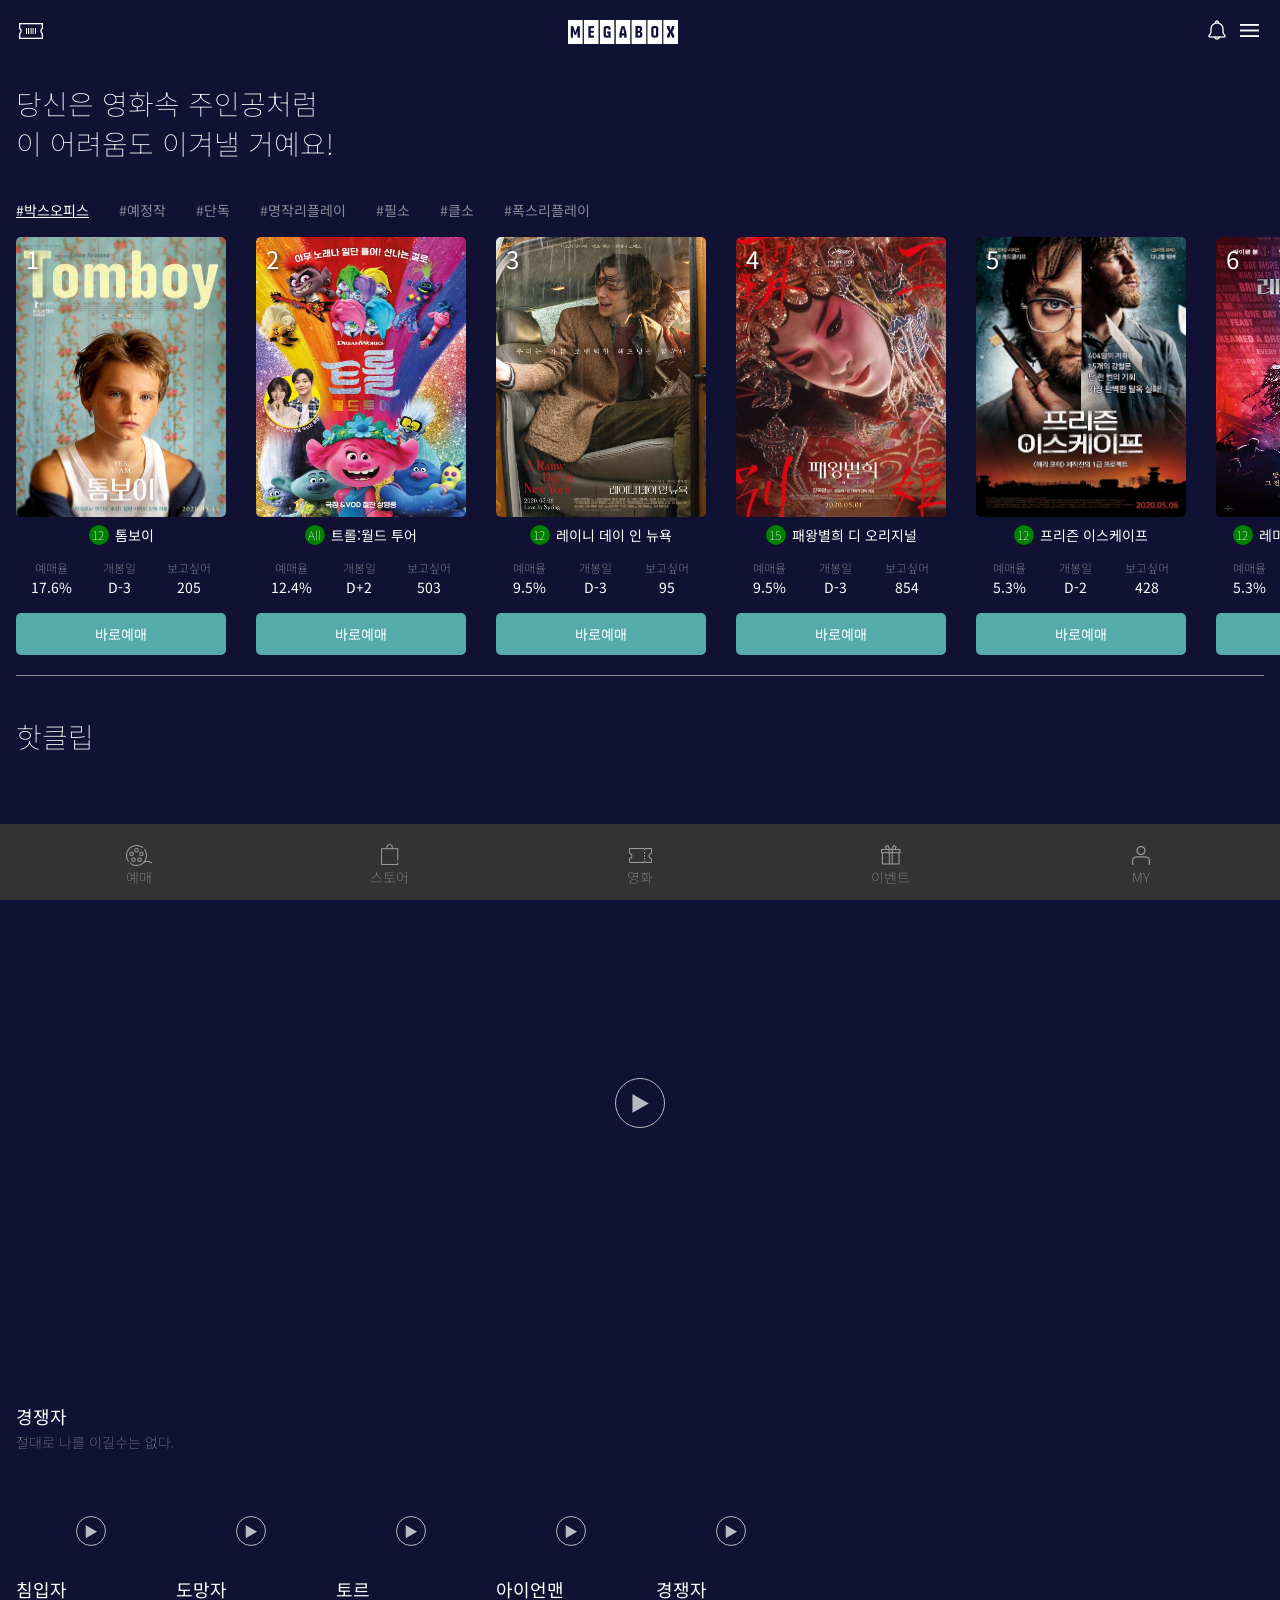
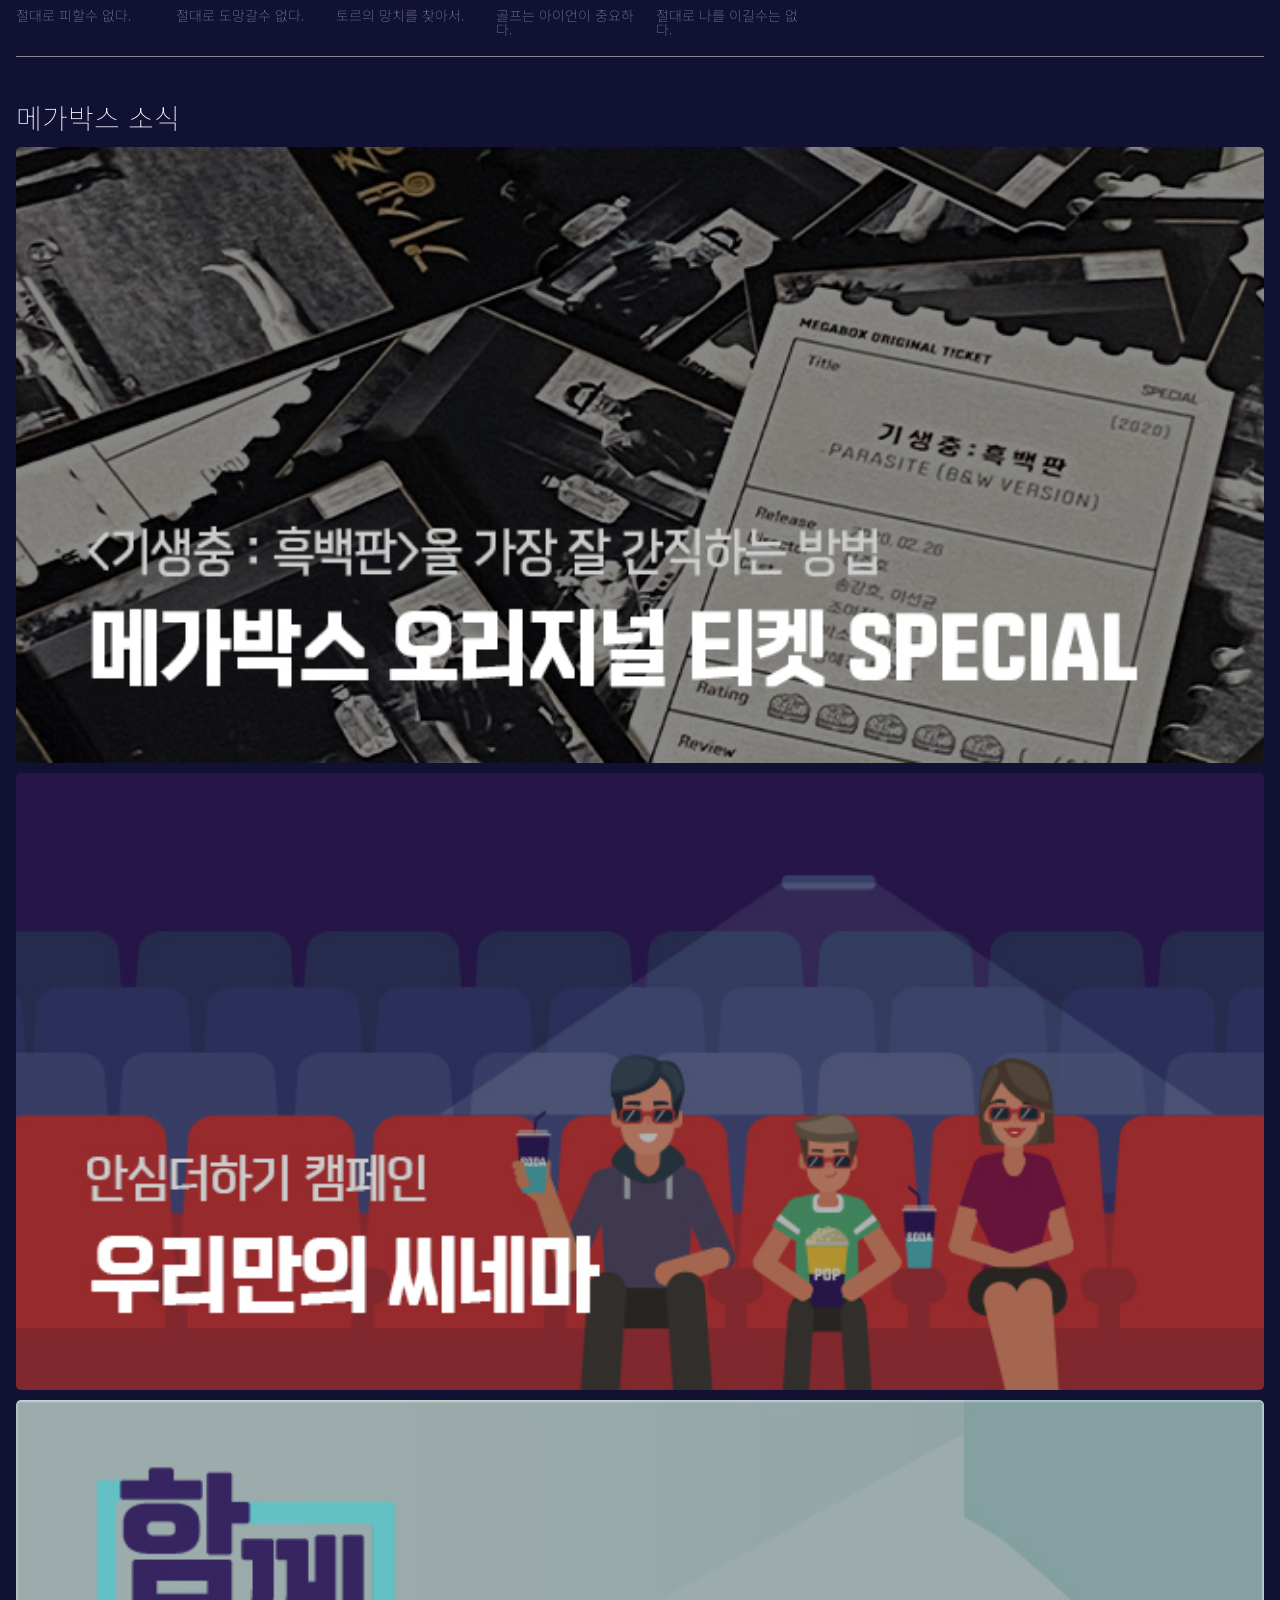
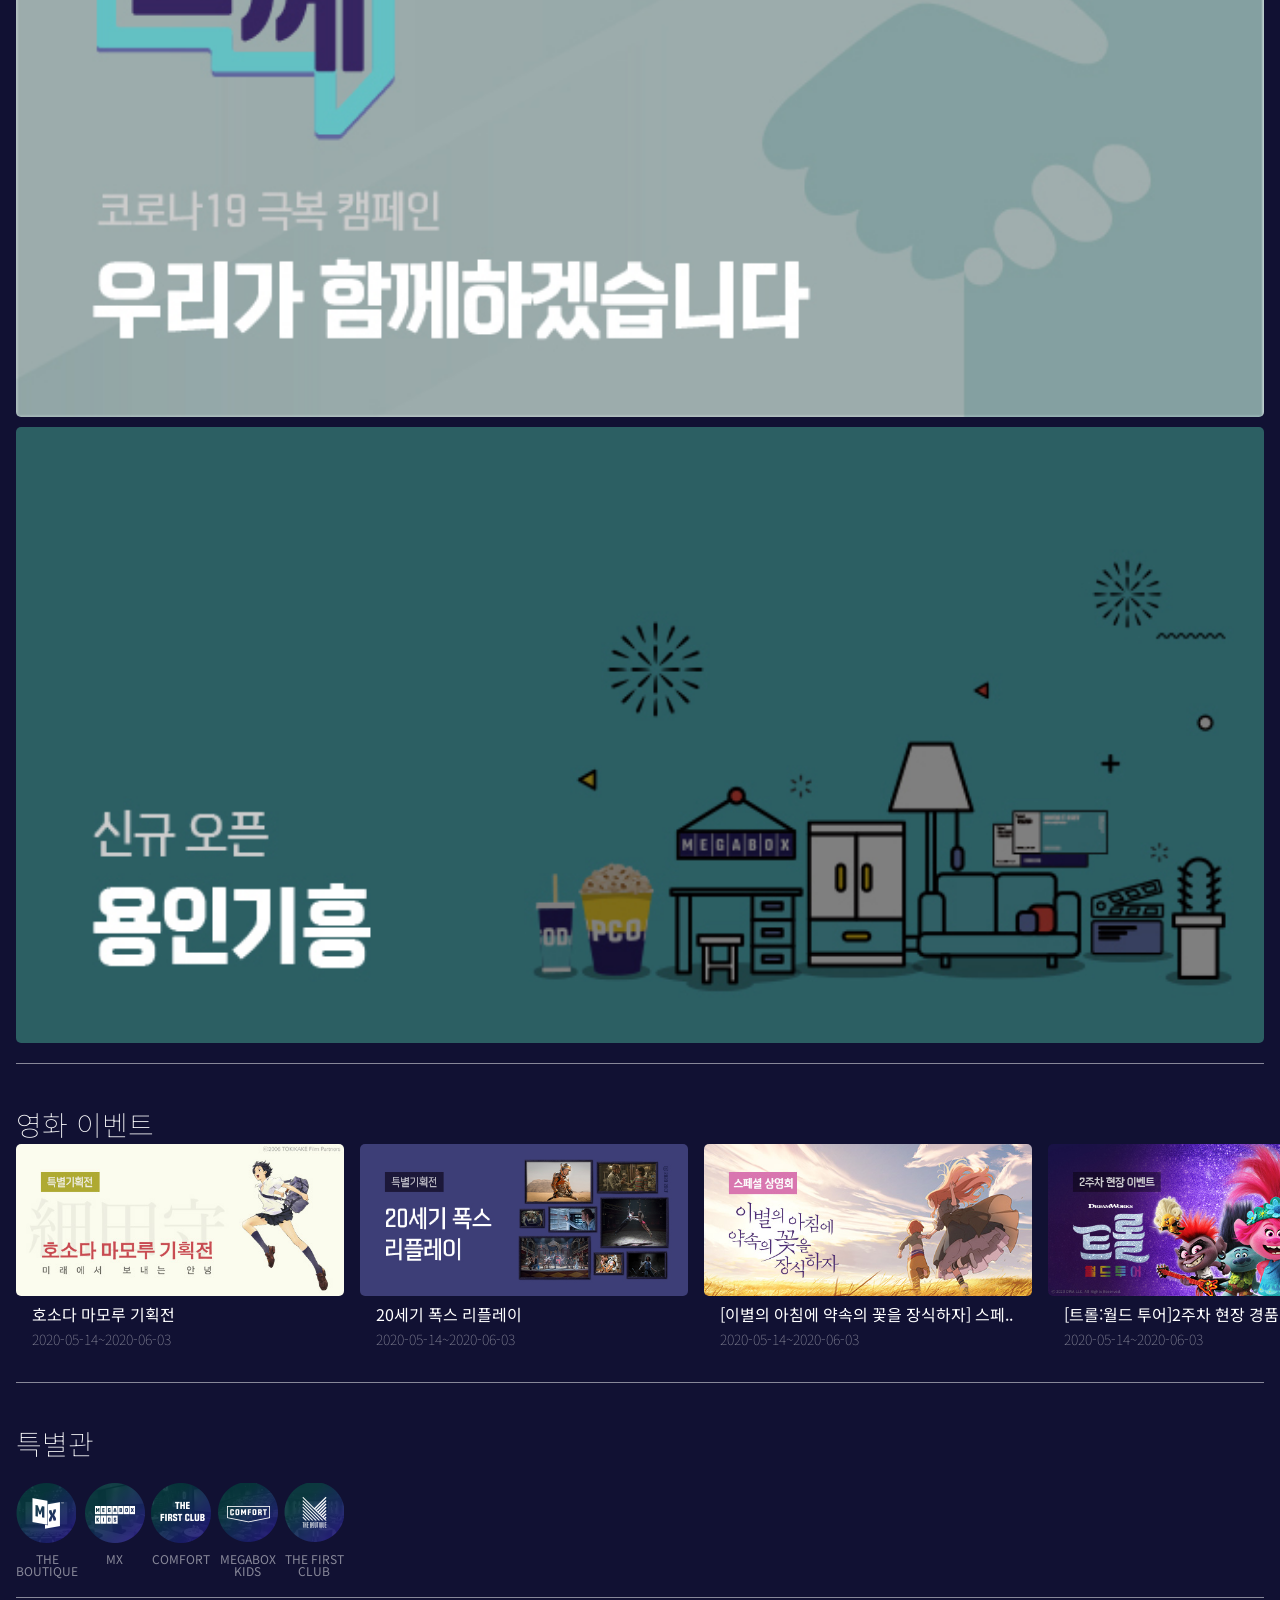
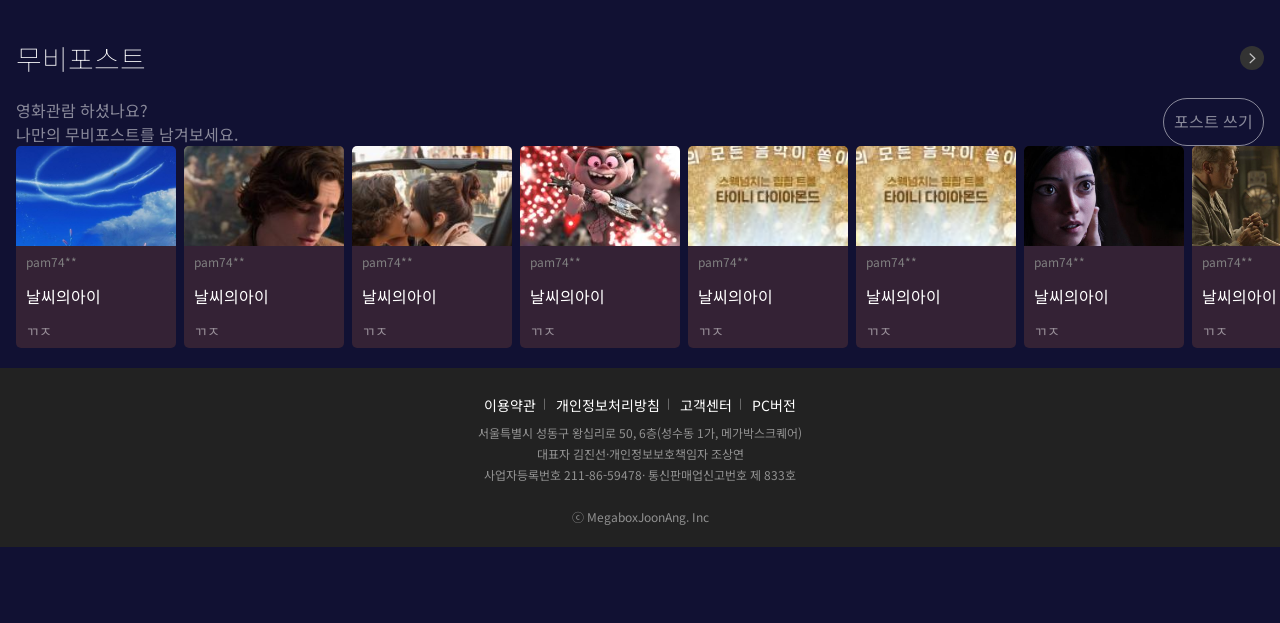
<file: mo/mobile_web.html>
<!DOCTYPE html>
<html lang="ko">
<head>
  <meta charset="UTF-8">
  <meta name="viewport" content="width=device-width, initial-scale=1.0">
    <!-- 제작자 -->
    <meta name="author" content="hong">
    <!-- 설명 -->
    <meta name="description" content="메가박스 사이트입니다.">
    <!-- 키워드 -->
    <meta name="keywords" content="메가박스, megabox, 영화, movie">
    <!-- 링크공유 -->
    <meta property="og:title" content="메가박스">
    <meta property="og:url" content="https://pam7462.github.io/megabox">
    <meta property="og:image" content="images/ogimage.png">
    <meta property="og:description" content="최고의 감동 메가박스와 함께 하세요">
    <!-- 파비콘 -->
    <link rel="shortcut icon" href="../images/favicon.ico">
    <!-- jQuery   -->
    <script src="../js/jquery-3.5.0.min.js"></script>
    <!-- swiper -->
    <link rel="stylesheet" href="../css/swiper.min.css">
    <script src="../js/swiper.min.js"></script>

    <script src="js/mo.js"></script>


    <!-- reset -->
    <link rel="stylesheet" href="../css/reset.css">

    <!-- 모바일기본스타일 -->
    <link rel="stylesheet" href="css/mo_basic.css">
    <!-- 상단하단고정바스타일 -->
    <link rel="stylesheet" href="css/top_bottom_bar.css">
    <!-- login_form스타일 -->
    <link rel="stylesheet" href="css/login_form.css">
    <!-- 버거메뉴 스타일 -->
    <link rel="stylesheet" href="css/burger.css">

    <!-- wrap스타일 -->
    <link rel="stylesheet" href="css/wrap.css">
    <style>
      .wrap{
        padding-top:63px;
        padding-bottom:76px;
        background:#111133;
      }
      .main_poster .swiper-slide::after{
        content:'바로예매';
        display:block;
        margin:10px 0 0;
        border-radius:5px;
        padding:14px;
        background-color:#55aaaa;
        text-align:center;
        color:white;
        cursor:pointer;
      }
      .main_menu{
        padding:40px 0 20px;
      }
      .main_menu .swiper-slide{
        width:auto;
      }
      .main_menu .swiper-slide a{
        color:rgba(255,255,255,0.5);
      }
      .main_menu .swiper-slide a.active{
        color:rgba(255,255,255,1);
        text-decoration:underline;
      }

      .main_poster .swiper-slide{
        width:210px;
      }
      .main_poster .swiper-slide img{
        width:100%;
        height:280px;
        border-radius:5px;
      }
      .main_poster_content{
        position:relative;
      }
      .main_poster_content>a{
        color:white;
      }
      .main_poster_content>a>p{
        display:flex;
        justify-content:center;
        align-items:center;
        height:36px;
      }
      .main_poster_content>a>p>.age{
        width:20px;
        height:20px;
        border-radius:50%;
        padding-right:2px;
        margin-right:6px;
        background:green;
        font-weight:100;
        font-size:12px;
        text-align:center;
        line-height:20px;
      }
      .main_poster_content>ul{
        display:flex;
        justify-content:space-around;
        align-items:center;
        height:50px;
        color:white;
        text-align:center;
      }
      .main_poster_content>ul>li>span{
        font-weight:200;
        font-size:12px;
        color:rgba(255,255,255,0.5);
        margin-bottom:6px;
      }
      .poster_num{
        position:absolute;
        left:10px;
        top:10px;
        font-size:24px;
        color:white;
        text-shadow:2px 2px 5px black;
      }

      /* 무비클립 스타일 */
      .movie_clip{
        position:relative;
        display:none;
      }
      .movie_clip.active{
        display:block;
      }
      .play_btn,.stop_btn{
        position:absolute;
        left:50%;
        top:50%;
        transform:translate(-50%, -50%);
        width:50px;
        height:50px;
        border:1px solid white;
        border-radius:50%;
        font-size:20px;
        color:white;
        display:flex;
        justify-content:center;        
        align-items:center;
        cursor:pointer;
        display:none;
        opacity:0.7;
      }
      .movie_clip>div.active{
        display:flex;
      }      
      .movie_clip_txt>span:first-child{
        font-size:18px;
        color:white;
        margin:10px 0;
      }
      .movie_clip_txt>span:last-child{
        font-weight:100;
        color:rgba(255,255,255,0.5);
      }

      .small_movie_clip{
        padding-top:40px;
      }
      .swiper-container03 .swiper-slide{
        width:150px;
        color:white;
      }
      .swiper-container03 .swiper-slide>video{
        width:100%;
        height:80px;
      }
      .swiper-container03 .swiper-slide>div{
        display:flex;
        width:30px;
        height:30px;
        font-size:14px;
        top:42px;
      }
      .swiper-container03 .swiper-slide>div.stop_btn{
        display:none;
      }
      .swiper-container03 .swiper-slide>p{
        padding:0;
      }
     
     /* 메가뉴스 */
     .mega_news .img{
       width:100%;
       margin:10px 0;
       border-radius:5px;
       overflow:hidden;
     }
     .mega_news .img img{
       width:100%;
     }

     /* 메가이벤트 */
     .swiper-container04 .swiper-slide{
       width:328px;
     }
     .swiper-container04 .swiper-slide:first-child{
       margin-left:16px;
     }
     .swiper-container04 .swiper-slide:last-child{
       margin-right:16px;
     }
     .swiper-container04 .swiper-slide .img{
       border-radius:5px;
       overflow: hidden;
       cursor:pointer;
     }
     .swiper-container04 .swiper-slide .img img{
       width:100%;
     }
     .swiper-container04 .swiper-slide .event_tit{
       color:white;
       font-size:16px;
       padding:10px 16px;

     }
     .swiper-container04 .swiper-slide .event_date{
       color:rgba(255,255,255,0.5);
       font-weight:100;
       padding:0 16px;
     }

     /* 특별관  */
    .special_list{
      display:flex;
      justify-content:space-between;
      width:328px;
    }
    .special_list .special_img{
      width:60px;
      height:60px;
      margin:20px 0 10px;
      background-image:url('images/ico-main-spritex2.png');
      background-size:334px 192px;
      background-position-y:-85px;
    }
    .special_list .special_img02{
      background-position-x:-62px;
    }
    .special_list .special_img03{
      background-position-x:-124px;
    }
    .special_list .special_img04{
      background-position-x:-186px;
    }
    .special_list .special_img05{
      background-position-x:-248px;
    }
    .special_list a{
      text-align:center;
      color:rgba(255,255,255,0.5);
    }
    .special_list a p{
      font-size:12px;
    }

    /* 무비포스트 */
    .movie_post h2{
      display:flex;
      justify-content:space-between;
      margin-bottom:20px;
    }
    .movie_post h2::after{
      content:'';
      display:block;
      width:24px;
      height:24px;
      margin-top:8px;
      background-image:url('images/ico-main-spritex2.png');
      background-size:334px 192px;
      background-position:-1px -50px;
      background-color:#333333;
      border-radius:50%;
    }
    .movie_post .movie_post_txt{
      display:flex;
      justify-content:space-between;
      color:rgba(255,255,255,0.5);
      font-size:16px;
      line-height: 24px;
    }
    .movie_post .movie_post_txt::after{
      content:'포스트 쓰기';
      display:block;
      height:auto;
      border:1px solid rgba(255,255,255,0.5);
      border-radius:30px;
      padding:10px;
      color:rgba(255,255,255,0.5);
    }

    .movie_post .swiper-slide{
      width:160px;
    }
    .movie_post .swiper-slide:first-child{
      margin-left:16px;
    }
    .movie_post .swiper-slide:last-child{
      margin-right:16px;
    }
    .movie_post_content{
      border-radius:5px;
      overflow: hidden;
      background-color:#342235;
    }
    .movie_post_content .post_img{
      height:100px;
      overflow: hidden;
      position:relative;
    }
    .movie_post_content .post_img img{
      width:200%;
      position: absolute;
      left:50%;
      top:-20%;
      transform:translateX(-50%);
    }

    .post_id{
      padding:10px;
      font-size:12px;
      color:gray;
    }
    .post_tit{
      padding:10px;
      font-size:16px;
      color:white;
    }
    .post_txt{
      padding:10px;
      color:rgba(255,255,255,0.5);
    }
    .footer{
      padding:20px 0;
      background-color:#222222;
      color:rgba(255,255,255,0.5);
    }
    .footer_menu{
      display:flex;
      justify-content:center;
      margin:10px 0;
    }
    .footer_menu li{
      position:relative;
      padding:0 10px;
    }
    .footer_menu li::after{
      content:'|';
      display:inline-block;
      font-size:10px;
      position: absolute;
      right:0;
    }
    .footer_menu li:last-child::after{
      display:none;
    }
    .footer_menu a{
      color:white;
    }
    .footer p{
      text-align:center;
      line-height:21px;
      font-size:12px;
    }
    </style>


  <title>라이프시어터</title>
</head>
<body>

  <!-- 상단하단고정바 -->
  <div class="static_menu">
    <ul class="static_top">
      <li>
        <a href="#">
          <img id="ticket_btn" src="images/ico-ticket-w.png" alt="ticket">
        </a>
      </li>
      <li>
        <a href="mobile_web.html">
          <img src="images/logo-white.png" alt="white_logo">
        </a>
      </li>
      <li>
        <a href="#">
          <img id="alarm_btn" src="images/ico-alarm.png" alt="alarm">
          <img id="toggle_btn" src="images/ico-burger-w.png" alt="burger">
        </a>
      </li>
    </ul>
    <ul class="static_bottom">
      <li class="static_bottom_btn">
        <a href="#">
          <img class="bnb01" src="images/ico-bnb-movie.png" alt="movie">
          <img class="bnb02" src="images/ico-bnb-movie-on.png" alt="movie-on">
          <p>예매</p>
        </a>
      </li>
      <li class="static_bottom_btn">
        <a href="#">
          <img class="bnb01" src="images/ico-bnb-store.png" alt="store">
          <img class="bnb02" src="images/ico-bnb-store-on.png" alt="store-on">
          <p>스토어</p>
        </a>
      </li>
      <li class="static_bottom_btn">
        <a href="#">
          <img class="bnb01" src="images/ico-bnb-reserve.png" alt="reserve">
          <img class="bnb02" src="images/ico-bnb-reserve-on.png" alt="reserve-on">
          <p>영화</p>
        </a>
      </li>
      <li class="static_bottom_btn">
        <a href="#">
          <img class="bnb01" src="images/ico-bnb-event.png" alt="event">
          <img class="bnb02" src="images/ico-bnb-event-on.png" alt="event-on">
          <p>이벤트</p>
        </a>
      </li>
      <li class="static_bottom_btn">
        <a href="#">
          <img class="bnb01" src="images/ico-bnb-mymega.png" alt="mymega">
          <img class="bnb02" src="images/ico-bnb-mymega-on.png" alt="mymega-on">
          <p>MY</p>
        </a>
      </li>
    </ul>
  </div>

  <!-- 로그인폼 -->
  <div class="login_form">
    <div class="container01">
      <form>
        <div class="login_tit">
          <p>로그인</p>
          <img id="close_btn" src="images/ico-close.png" alt="닫기">
        </div>
        <div class="login_content">
          <input class="id_pass" type="text" placeholder="아이디">
          <input class="id_pass" type="password" placeholder="비밀번호">
          <div class="id_save">
            <input type="checkbox" id="save_id">
            <label for="save_id"><span>아이디 저장</span></label>
          </div>
          <input type="button" value="로그인">
          <ul class="login_search">
            <li><a href="#">ID/PW찾기</a></li>
            <li><a href="#">회원가입</a></li>
            <li><a href="#">비회원 예매확인</a></li>
          </ul>
          <ul class="login_sns">
            <li>
              <a href="#">
                <img src="images/ico-facebook2.png" alt="facebook">
              </a>
            </li>
            <li>
              <a href="#">
                <img src="images/ico-naver.png" alt="naver">
              </a>
            </li>
            <li>
              <a href="#">
                <img src="images/ico-kakao.png" alt="kakao">
              </a>
            </li>
            <li>
              <a href="#">
                <img src="images/ico-payco.png" alt="payco">
              </a>
            </li>
          </ul>
        </div>
      </form>
    </div>
  </div>

  <!-- 버거메뉴 -->
  <div class="burger_menu">
    <nav>
      <div class="nav_top">
        <div class="nav_header">
          <p><span id="login_txt">로그인</span>후 이용하세요</p>
          <a href="mobile_web.html">
            <img src="images/ico-rnb-home.png" alt="home">
          </a>
          <a href="#" onclick="return false;">
            <img id="burger_close_btn" src="images/ico-rnb-close.png" alt="close">
          </a>
        </div>
        <div class="nav_join">
          <a href="#">
            <img src="images/ico-rnb-join.png" alt="join">
            회원가입
          </a>
          <a href="#">
            <img src="images/ico-rnb-ticketing.png" alt="join">
            비회원 예매확인
          </a>
        </div>
      </div>
      <div class="nav_content">
        <ul class="nav_quick_icon">
          <li>
            <a href="#">
              <img src="images/ico-rnb-movie.png" alt="movie">
              <span>영화별 예매</span>
            </a>
          </li>
          <li>
            <a href="#">
              <img src="images/ico-rnb-theater.png" alt="theater">
              <span>극장별 예매</span>
            </a>
          </li>
          <li>
            <a href="#">
              <img src="images/ico-rnb-mymega.png" alt="mymega">
              <span>나의 메가박스</span>
            </a>
          </li>
          <li>
            <a href="#">
              <img src="images/ico-rnb-post.png" alt="post">
              <span>영화</span>
            </a>
          </li>
          <li>
            <a href="#">
              <img src="images/ico-rnb-store.png" alt="store">
              <span>스토어</span>
            </a>
          </li>
          <li>
            <a href="#">
              <img src="images/ico-rnb-event.png" alt="event">
              <span>이벤트</span>
            </a>
          </li>
        </ul>
        <ul class="nav_list">
          <li>
            <a href="#">
              극장안내
            </a>
          </li>
          <li>
            <a href="#">
              무비포스트
            </a>
          </li>
          <li>
            <a href="#">
              더 부티크 프라이빗 예매
            </a>
          </li>
          <li>
            <a href="#">
              제휴/할인 안내
            </a>
          </li>
          <li class="member_main">
            <a href="#" id="member_btn">
              멤버십 안내
            </a>
            <ul class="member_sub">
              <li><a href="#">· 스페셜 멤버십</a></li>
              <li><a href="#">· 멤버십 안내</a></li>
              <li><a href="#">· VIP LOUNGE</a></li>
            </ul>
          </li>
          <li class="center">
            <a href="#">
              고객센터
            </a>
          </li>
          <li>
            <a href="#" onclick="return false;">
              [공지][카카오페이] 국민카드 전산시스...
            </a>
          </li>
        </ul>
      </div>
      <div class="nav_bottom">
        <img src="images/burger_banner.jpg" alt="burger_banner">
      </div>
    </nav>
  </div>

  <!-- 본문 -->
  <div class="wrap">
    <section class="section main">
      <article class="container02">
        <h2>
          당신은 영화속 주인공처럼<br>
          이 어려움도 이겨낼 거예요!
        </h2>
        <div class="swiper-container main_menu">
          <div class="swiper-wrapper">
            <div class="swiper-slide">
              <a href="#" class="active">#박스오피스</a>
            </div>
            <div class="swiper-slide">
              <a href="#">#예정작</a>
            </div>
            <div class="swiper-slide">
              <a href="#">#단독</a>
            </div>
            <div class="swiper-slide">
              <a href="#">#명작리플레이</a>
            </div>
            <div class="swiper-slide">
              <a href="#">#필소</a>
            </div>
            <div class="swiper-slide">
              <a href="#">#클소</a>
            </div>
            <div class="swiper-slide">
              <a href="#">#폭스리플레이</a>
            </div>
          </div>
        </div>
        <div class="swiper-container main_poster">
          <div class="swiper-wrapper">
            <div class="swiper-slide swiper-slide00">
              <div class="main_poster_content">
                <a href="#">
                  <img src="images/main_poster00.jpg" alt="포스터00">
                  <p><span class="age">12</span><span>톰보이</span></p>
                </a>
                <ul>
                  <li>
                    <span>예매율</span>
                    <p>17.6%</p>
                  </li>
                  <li>
                    <span>개봉일</span>
                    <p>D-3</p>
                  </li>
                  <li>
                    <span>보고싶어</span>
                    <p>205</p>
                  </li>
                </ul>
                <div class="poster_num">
                  1
                </div>
              </div>
            </div>
            <div class="swiper-slide swiper-slide01">
              <div class="main_poster_content">
                <a href="#">
                  <img src="images/main_poster01.jpg" alt="포스터01">
                  <p><span class="age">All</span><span>트롤:월드 투어</span></p>
                </a>
                <ul>
                  <li>
                    <span>예매율</span>
                    <p>12.4%</p>
                  </li>
                  <li>
                    <span>개봉일</span>
                    <p>D+2</p>
                  </li>
                  <li>
                    <span>보고싶어</span>
                    <p>503</p>
                  </li>
                </ul>
                <div class="poster_num">
                  2
                </div>
              </div>
            </div>
            <div class="swiper-slide swiper-slide02">
              <div class="main_poster_content">
                <a href="#">
                  <img src="images/main_poster02.jpg" alt="포스터02">
                  <p><span class="age">12</span><span>레이니 데이 인 뉴욕</span></p>
                </a>
                <ul>
                  <li>
                    <span>예매율</span>
                    <p>9.5%</p>
                  </li>
                  <li>
                    <span>개봉일</span>
                    <p>D-3</p>
                  </li>
                  <li>
                    <span>보고싶어</span>
                    <p>95</p>
                  </li>
                </ul>
                <div class="poster_num">
                  3
                </div>
              </div>
            </div>
            <div class="swiper-slide swiper-slide03">
              <div class="main_poster_content">
                <a href="#">
                  <img src="images/main_poster03.jpg" alt="포스터03">
                  <p><span class="age">15</span><span>패왕별희 디 오리지널</span></p>
                </a>
                <ul>
                  <li>
                    <span>예매율</span>
                    <p>9.5%</p>
                  </li>
                  <li>
                    <span>개봉일</span>
                    <p>D-3</p>
                  </li>
                  <li>
                    <span>보고싶어</span>
                    <p>854</p>
                  </li>
                </ul>
                <div class="poster_num">
                  4
                </div>
              </div>
            </div>
            <div class="swiper-slide swiper-slide04">
              <div class="main_poster_content">
                <a href="#">
                  <img src="images/main_poster04.jpg" alt="포스터04">
                  <p><span class="age">12</span><span>프리즌 이스케이프</span></p>
                </a>
                <ul>
                  <li>
                    <span>예매율</span>
                    <p>5.3%</p>
                  </li>
                  <li>
                    <span>개봉일</span>
                    <p>D-2</p>
                  </li>
                  <li>
                    <span>보고싶어</span>
                    <p>428</p>
                  </li>
                </ul>
                <div class="poster_num">
                  5
                </div>
              </div>
            </div>
            <div class="swiper-slide swiper-slide05">
              <div class="main_poster_content">
                <a href="#">
                  <img src="images/main_poster05.jpg" alt="포스터05">
                  <p><span class="age">12</span><span>레미제라블:뮤지컬 콘서트</span></p>
                </a>
                <ul>
                  <li>
                    <span>예매율</span>
                    <p>5.3%</p>
                  </li>
                  <li>
                    <span>개봉일</span>
                    <p>D-2</p>
                  </li>
                  <li>
                    <span>보고싶어</span>
                    <p>429</p>
                  </li>
                </ul>
                <div class="poster_num">
                  6
                </div>
              </div>
            </div>
            <div class="swiper-slide swiper-slide06">
              <div class="main_poster_content">
                <a href="#">
                  <img src="images/main_poster06.jpg" alt="포스터06">
                  <p><span class="age">All</span><span>[오페라]마담 버터클라..</span></p>
                </a>
                <ul>
                  <li>
                    <span>예매율</span>
                    <p>3.2%</p>
                  </li>
                  <li>
                    <span>개봉일</span>
                    <p>D+5</p>
                  </li>
                  <li>
                    <span>보고싶어</span>
                    <p>28</p>
                  </li>
                </ul>
                <div class="poster_num">
                  7
                </div>
              </div>
            </div>
            <div class="swiper-slide swiper-slide07">
              <div class="main_poster_content">
                <a href="#">
                  <img src="images/main_poster07.jpg" alt="포스터07">
                  <p><span class="age">12</span><span>저 산 너머</span></p>
                </a>
                <ul>
                  <li>
                    <span>예매율</span>
                    <p>3.2%</p>
                  </li>
                  <li>
                    <span>개봉일</span>
                    <p>D+4</p>
                  </li>
                  <li>
                    <span>보고싶어</span>
                    <p>84</p>
                  </li>
                </ul>
                <div class="poster_num">
                  8
                </div>
              </div>
            </div>
            <div class="swiper-slide swiper-slide08">
              <div class="main_poster_content">
                <a href="#">
                  <img src="images/main_poster08.jpg" alt="포스터08">
                  <p><span class="age">12</span><span>[오페라]리골레토</span></p>
                </a>
                <ul>
                  <li>
                    <span>예매율</span>
                    <p>3.1%</p>
                  </li>
                  <li>
                    <span>개봉일</span>
                    <p>D-3</p>
                  </li>
                  <li>
                    <span>보고싶어</span>
                    <p>259</p>
                  </li>
                </ul>
                <div class="poster_num">
                  9
                </div>
              </div>
            </div>
            <div class="swiper-slide swiper-slide09">
              <div class="main_poster_content">
                <a href="#">
                  <img src="images/main_poster09.jpg" alt="포스터09">
                  <p><span class="age">12</span><span>라라랜드</span></p>
                </a>
                <ul>
                  <li>
                    <span>예매율</span>
                    <p>17.6%</p>
                  </li>
                  <li>
                    <span>개봉일</span>
                    <p>D-3</p>
                  </li>
                  <li>
                    <span>보고싶어</span>
                    <p>205</p>
                  </li>
                </ul>
                <div class="poster_num">
                  10
                </div>
              </div>
            </div>
            <div class="swiper-slide swiper-slide10">
              <div class="main_poster_content">
                <a href="#">
                  <img src="images/main_poster10.jpg" alt="포스터10">
                  <p><span class="age">15</span><span>날씨의 아이</span></p>
                </a>
                <ul>
                  <li>
                    <span>예매율</span>
                    <p>1.8%</p>
                  </li>
                  <li>
                    <span>개봉일</span>
                    <p>D-1</p>
                  </li>
                  <li>
                    <span>보고싶어</span>
                    <p>5</p>
                  </li>
                </ul>
                <div class="poster_num">
                  11
                </div>
              </div>
            </div>
            <div class="swiper-slide swiper-slide11">
              <div class="main_poster_content">
                <a href="#">
                  <img src="images/main_poster11.jpg" alt="포스터11">
                  <p><span class="age">12</span><span>이별의 아침에 약속의 꽃..</span></p>
                </a>
                <ul>
                  <li>
                    <span>예매율</span>
                    <p>1.8%</p>
                  </li>
                  <li>
                    <span>개봉일</span>
                    <p>D+9</p>
                  </li>
                  <li>
                    <span>보고싶어</span>
                    <p>85</p>
                  </li>
                </ul>
                <div class="poster_num">
                  12
                </div>
              </div>
            </div>
            <div class="swiper-slide swiper-slide12">
              <div class="main_poster_content">
                <a href="#">
                  <img src="images/main_poster12.jpg" alt="포스터12">
                  <p><span class="age">18</span><span>[오페라]피델리오</span></p>
                </a>
                <ul>
                  <li>
                    <span>예매율</span>
                    <p>1.8%</p>
                  </li>
                  <li>
                    <span>개봉일</span>
                    <p>D-3</p>
                  </li>
                  <li>
                    <span>보고싶어</span>
                    <p>21</p>
                  </li>
                </ul>
                <div class="poster_num">
                  13
                </div>
              </div>
            </div>
            <div class="swiper-slide swiper-slide13">
              <div class="main_poster_content">
                <a href="#">
                  <img src="images/main_poster13.jpg" alt="포스터13">
                  <p><span class="age">18</span><span>1917</span></p>
                </a>
                <ul>
                  <li>
                    <span>예매율</span>
                    <p>17.6%</p>
                  </li>
                  <li>
                    <span>개봉일</span>
                    <p>D-3</p>
                  </li>
                  <li>
                    <span>보고싶어</span>
                    <p>205</p>
                  </li>
                </ul>
                <div class="poster_num">
                  14
                </div>
              </div>
            </div>
            <div class="swiper-slide swiper-slide14">
              <div class="main_poster_content">
                <a href="#">
                  <img src="images/main_poster14.jpg" alt="포스터14">
                  <p><span class="age">12</span><span>나의 청춘은 너의 것</span></p>
                </a>
                <ul>
                  <li>
                    <span>예매율</span>
                    <p>1.7%</p>
                  </li>
                  <li>
                    <span>개봉일</span>
                    <p>D-0</p>
                  </li>
                  <li>
                    <span>보고싶어</span>
                    <p>290</p>
                  </li>
                </ul>
                <div class="poster_num">
                  15
                </div>
              </div>
            </div>
          </div>
        </div>
      </article>
      <div class="container01">
        <hr>
      </div>      
    </section>
    <section class="section hot_clip">
      <article>
        <h2 class="container01">핫클립</h2>
        <div class="movie_clip active">
          <video width="100%">
            <source src="media/movie_clip01.mp4">            
          </video>
          <div class="play_btn active">
            ▶
          </div>
          <div class="stop_btn">
            ||
          </div>
          <p class="container01 movie_clip_txt">
            <span>침입자</span>
            <span>절대로 피할수 없다.</span>
          </p>
        </div>
        <div class="movie_clip">
          <video width="100%">
            <source src="media/movie_clip02.mp4">            
          </video>
          <div class="play_btn active">
            ▶
          </div>
          <div class="stop_btn">
            ||
          </div>
          <p class="container01 movie_clip_txt">
            <span>도망자</span>
            <span>절대로 도망갈수 없다.</span>
          </p>
        </div>
        <div class="movie_clip">
          <video width="100%">
            <source src="media/movie_clip03.mp4">            
          </video>
          <div class="play_btn active">
            ▶
          </div>
          <div class="stop_btn">
            ||
          </div>
          <p class="container01 movie_clip_txt">
            <span>토르</span>
            <span>토르의 망치를 찾아서.</span>
          </p>
        </div>
        <div class="movie_clip">
          <video width="100%">
            <source src="media/movie_clip04.mp4">            
          </video>
          <div class="play_btn active">
            ▶
          </div>
          <div class="stop_btn">
            ||
          </div>
          <p class="container01 movie_clip_txt">
            <span>아이언맨</span>
            <span>골프는 아이언이 중요하다.</span>
          </p>
        </div>
        <div class="movie_clip">
          <video width="100%">
            <source src="media/movie_clip05.mp4">            
          </video>
          <div class="play_btn active">
            ▶
          </div>
          <div class="stop_btn">
            ||
          </div>
          <p class="container01 movie_clip_txt">
            <span>경쟁자</span>
            <span>절대로 나를 이길수는 없다.</span>
          </p>
        </div>
      </article>
      <article class="small_movie_clip container02">
        <div class="swiper-container swiper-container03">
          <div class="swiper-wrapper">
            <div class="swiper-slide">
              <video width="100%">
                <source src="media/movie_clip01.mp4">            
              </video>
              <div class="play_btn" id="play01">
                ▶
              </div>
              <div class="stop_btn">
                ||
              </div>
              <p class="container01 movie_clip_txt">
                <span>침입자</span>
                <span>절대로 피할수 없다.</span>
              </p>
            </div>
            <div class="swiper-slide">
              <video width="100%">
                <source src="media/movie_clip02.mp4">            
              </video>
              <div class="play_btn" id="play02">
                ▶
              </div>
              <div class="stop_btn">
                ||
              </div>
              <p class="container01 movie_clip_txt">
                <span>도망자</span>
                <span>절대로 도망갈수 없다.</span>
              </p>
            </div>
            <div class="swiper-slide">
              <video width="100%">
                <source src="media/movie_clip03.mp4">            
              </video>
              <div class="play_btn" id="play03">
                ▶
              </div>
              <div class="stop_btn">
                ||
              </div>
              <p class="container01 movie_clip_txt">
                <span>토르</span>
                <span>토르의 망치를 찾아서.</span>
              </p>
            </div>
            <div class="swiper-slide">
              <video width="100%">
                <source src="media/movie_clip04.mp4">            
              </video>
              <div class="play_btn" id="play04">
                ▶
              </div>
              <div class="stop_btn">
                ||
              </div>
              <p class="container01 movie_clip_txt">
                <span>아이언맨</span>
                <span>골프는 아이언이 중요하다.</span>
              </p>
            </div>
            <div class="swiper-slide">
              <video width="100%">
                <source src="media/movie_clip05.mp4">            
              </video>
              <div class="play_btn" id="play05">
                ▶
              </div>
              <div class="stop_btn">
                ||
              </div>
              <p class="container01 movie_clip_txt">
                <span>경쟁자</span>
                <span>절대로 나를 이길수는 없다.</span>
              </p>
            </div>
          </div>
        </div>
      </article>
      <div class="container01">
        <hr>
      </div>
    </section>
    <section class="section mega_news">
      <article class="container01">
        <h2>메가박스 소식</h2>
        <div class="img">
          <a href="#">
            <img src="images/mega_news01.jpg" alt="메가뉴스01">
          </a>
        </div>
        <div class="img">
          <a href="#">
            <img src="images/mega_news02.jpg" alt="메가뉴스02">
          </a>
        </div>
        <div class="img">
          <a href="#">
            <img src="images/mega_news03.jpg" alt="메가뉴스03">
          </a>
        </div>
        <div class="img">
          <a href="#">
            <img src="images/mega_news04.jpg" alt="메가뉴스04">
          </a>
        </div>
      </article>
      <div class="container01">
        <hr>
      </div> 
    </section>
    <section class="section movie_event">
      <h2 class="container01">영화 이벤트</h2>
      <div class="swiper-container swiper-container04">
        <div class="swiper-wrapper">
          <div class="swiper-slide">
            <div class="img">
              <img src="images/event_img01.jpg" alt="이벤트01">
            </div>
            <p class="event_tit">호소다 마모루 기획전</p>
            <p class="event_date">2020-05-14~2020-06-03</p>
          </div>
          <div class="swiper-slide">
            <div class="img">
              <img src="images/event_img02.jpg" alt="이벤트02">
            </div>
            <p class="event_tit">20세기 폭스 리플레이</p>
            <p class="event_date">2020-05-14~2020-06-03</p>
          </div>
          <div class="swiper-slide">
            <div class="img">
              <img src="images/event_img03.jpg" alt="이벤트03">
            </div>
            <p class="event_tit">[이별의 아침에 약속의 꽃을 장식하자] 스페..</p>
            <p class="event_date">2020-05-14~2020-06-03</p>
          </div>
          <div class="swiper-slide">
            <div class="img">
              <img src="images/event_img04.jpg" alt="이벤트04">
            </div>
            <p class="event_tit">[트롤:월드 투어]2주차 현장 경품 이벤트</p>
            <p class="event_date">2020-05-14~2020-06-03</p>
          </div>
          <div class="swiper-slide">
            <div class="img">
              <img src="images/event_img05.jpg" alt="이벤트05">
            </div>
            <p class="event_tit">[저 산 너머] 개봉기념 현장 할인 이벤트</p>
            <p class="event_date">2020-05-14~2020-06-03</p>
          </div>
          <div class="swiper-slide">
            <div class="img">
              <img src="images/event_img06.jpg" alt="이벤트06">
            </div>
            <p class="event_tit">[톰보이] 필름 소사이어티 굿즈 패키지 상영회</p>
            <p class="event_date">2020-05-14~2020-06-03</p>
          </div>
          <div class="swiper-slide">
            <div class="img">
              <img src="images/event_img07.jpg" alt="이벤트07">
            </div>
            <p class="event_tit">[레이니 데이 인 뉴욕] 로즈데이 로맨틱...</p>
            <p class="event_date">2020-05-14~2020-06-03</p>
          </div>
          <div class="swiper-slide">
            <div class="img">
              <img src="images/event_img08.jpg" alt="이벤트08">
            </div>
            <p class="event_tit">[범털] 굿즈패키지 상영회</p>
            <p class="event_date">2020-05-14~2020-06-03</p>
          </div>
          <div class="swiper-slide">
            <div class="img">
              <img src="images/event_img09.jpg" alt="이벤트09">
            </div>
            <p class="event_tit">클래식 소사이어티 오페라[마산 지점]...</p>
            <p class="event_date">2020-05-14~2020-06-03</p>
          </div>
          <div class="swiper-slide">
            <div class="img">
              <img src="images/event_img10.jpg" alt="이벤트10">
            </div>
            <p class="event_tit">[레이니 데이 인 뉴욕] 현장 경품 이벤트</p>
            <p class="event_date">2020-05-14~2020-06-03</p>
          </div>
          <div class="swiper-slide">
            <div class="img">
              <img src="images/event_img11.jpg" alt="이벤트11">
            </div>
            <p class="event_tit">[킹 오브 프리즘 올스타즈-프리즘 쇼...</p>
            <p class="event_date">2020-05-14~2020-06-03</p>
          </div>
        </div>
      </div>
      <div class="container01">
        <hr>
      </div>
    </section>
    <section class="section special">
      <div class="container01">
        <h2>특별관</h2>
        <ul class="special_list">
          <li>
            <a href="#">
              <div class="special_img special_img01"></div>
              <p>THE<br>BOUTIQUE</p>
            </a>
          </li>
          <li>
            <a href="#">
              <div class="special_img special_img02"></div>
              <p>MX</p>
            </a>
          </li>
          <li>
            <a href="#">
              <div class="special_img special_img03"></div>
              <p>COMFORT</p>
            </a>
          </li>
          <li>
            <a href="#">
              <div class="special_img special_img04"></div>
              <p>MEGABOX<br>KIDS</p>
            </a>
          </li>
          <li>
            <a href="#">
              <div class="special_img special_img05"></div>
              <p>THE FIRST<br>CLUB</p>
            </a>
          </li>
        </ul>
        <hr>
      </div>
    </section>
    <section class="section movie_post">
      <div class="container01">
        <h2>무비포스트</h2>
        <p class="movie_post_txt">
          영화관람 하셨나요?<br>
          나만의 무비포스트를 남겨보세요.
        </p>
      </div>
      
      <div class="swiper-container swiper-container05">
        <div class="swiper-wrapper">
          <div class="swiper-slide">
            <div class="movie_post_content">
              <div class="post_img">
                <img src="images/post_img01.jpg" alt="post01">
              </div>
              <p class="post_id">pam74**</p>
              <p class="post_tit">날씨의아이</p>
              <p class="post_txt">ㄲㅈ</p>
            </div>
          </div>
          <div class="swiper-slide">
            <div class="movie_post_content">
              <div class="post_img">
                <img src="images/post_img02.jpg" alt="post02">
              </div>
              <p class="post_id">pam74**</p>
              <p class="post_tit">날씨의아이</p>
              <p class="post_txt">ㄲㅈ</p>
            </div>
          </div>
          <div class="swiper-slide">
            <div class="movie_post_content">
              <div class="post_img">
                <img src="images/post_img03.jpg" alt="post03">
              </div>
              <p class="post_id">pam74**</p>
              <p class="post_tit">날씨의아이</p>
              <p class="post_txt">ㄲㅈ</p>
            </div>
          </div>
          <div class="swiper-slide">
            <div class="movie_post_content">
              <div class="post_img">
                <img src="images/post_img04.jpg" alt="post04">
              </div>
              <p class="post_id">pam74**</p>
              <p class="post_tit">날씨의아이</p>
              <p class="post_txt">ㄲㅈ</p>
            </div>
          </div>
          <div class="swiper-slide">
            <div class="movie_post_content">
              <div class="post_img">
                <img src="images/post_img05.jpg" alt="post05">
              </div>
              <p class="post_id">pam74**</p>
              <p class="post_tit">날씨의아이</p>
              <p class="post_txt">ㄲㅈ</p>
            </div>
          </div>
          <div class="swiper-slide">
            <div class="movie_post_content">
              <div class="post_img">
                <img src="images/post_img05.jpg" alt="post05">
              </div>
              <p class="post_id">pam74**</p>
              <p class="post_tit">날씨의아이</p>
              <p class="post_txt">ㄲㅈ</p>
            </div>
          </div>
          <div class="swiper-slide">
            <div class="movie_post_content">
              <div class="post_img">
                <img src="images/post_img07.jpg" alt="post07">
              </div>
              <p class="post_id">pam74**</p>
              <p class="post_tit">날씨의아이</p>
              <p class="post_txt">ㄲㅈ</p>
            </div>
          </div>
          <div class="swiper-slide">
            <div class="movie_post_content">
              <div class="post_img">
                <img src="images/post_img08.jpg" alt="post08">
              </div>
              <p class="post_id">pam74**</p>
              <p class="post_tit">날씨의아이</p>
              <p class="post_txt">ㄲㅈ</p>
            </div>
          </div>
          <div class="swiper-slide">
            <div class="movie_post_content">
              <div class="post_img">
                <img src="images/post_img09.jpg" alt="post09">
              </div>
              <p class="post_id">pam74**</p>
              <p class="post_tit">날씨의아이</p>
              <p class="post_txt">ㄲㅈ</p>
            </div>
          </div>
          <div class="swiper-slide">
            <div class="movie_post_content">
              <div class="post_img">
                <img src="images/post_img10.jpg" alt="post10">
              </div>
              <p class="post_id">pam74**</p>
              <p class="post_tit">날씨의아이</p>
              <p class="post_txt">ㄲㅈ</p>
            </div>
          </div>
        </div>          
      </div>        
            
    </section>
    <footer class="footer">
      <ul class="footer_menu">
        <li><a href="#">이용약관</a></li>
        <li><a href="#">개인정보처리방침</a></li>
        <li><a href="#">고객센터</a></li>
        <li><a href="#">PC버전</a></li>
      </ul>
      <p>
        서울특별시 성동구 왕십리로 50, 6층(성수동 1가, 메가박스크퀘어)
        <br>
        대표자 김진선·개인정보보호책임자 조상연
        <br>
        사업자등록번호 211-86-59478· 통신판매업신고번호 제 833호
        <br>
        <br>
        ⓒ MegaboxJoonAng. Inc
      </p>
    </footer>
  </div>
</body>
</html>
</file>
<file: css/header.css>
@charset 'utf-8';
.skip{
  width:100%;
  max-width:2000px;
  margin:0 auto;
  height:50px;
  display:flex;
  justify-content:center;
  align-items: center;
  background-color:#330a94;
  position:absolute;
  top:-50px;
  z-index:1;
}
.skip a{
  margin:0 5px;
  border:2px solid transparent;
  padding:4px 10px;
  color:white;
  font-weight:bold;
}
.skip a:focus{
  border:2px solid white;
}

/* login_form */
.login_form{
  position:fixed;
  left:0;
  top:0;
  z-index:3;
  width:100%;
  height:100%;
  background:rgba(0,0,0,0.8);
  display:none;
}
.login_form .content{
  position:absolute;
  left:50%;
  top:50%;
  transform:translate(-50%,-50%);
  width:500px;
  height:420px;
  background:white;
}

.login_form  .login_tit{
  padding:12px 24px;
  background-color:#330a94;
}
.login_form .login_tit p{
  float:left;
  font-size:18px;
  color:white
}
.login_form .login_tit img{
  float:right;
  cursor:pointer;
}
.login_form form{
  padding:12px 24px;
}
.login_form form .id_pass{
  box-sizing:border-box;
  width:100%;
  margin:20px 0;
  border:1px solid #999;
  padding:12px;
  font-weight:bold;
  color:#330a94;
}
.login_form form .id_pass:hover{
  border:1px solid #333;
}
.login_form form .id_pass::placeholder{
  font-weight:bold;
  color:#330a94;
}
.login_form form input[type="checkbox"],
.login_form form label{
  display:inline-block;
  margin-bottom:16px;
}
.login_form form input[type="button"]{
  width:100%;
  border-radius:2px;
  padding:12px;
  background-color:#330a94;
  color:white;
  font-weight:bold;
  font-size:20px;
  cursor:pointer;
}
.login_form .login_menu{
  padding:12px 20px;
  display:flex;
  flex-flow:row nowrap;
  justify-content:center;
}
.login_form .login_menu li{
  margin:0 10px;
}
.login_form .login_menu li a{
  color:gray;
}
.login_form .login_menu li a:hover{
  text-decoration:underline;
}

.login_form .login_menu li:nth-child(2n){
  width:1px;
  background-color:gray;
}
.login_form .sns_login{
  padding:12px 20px;
  display:grid;
  grid-template-columns:auto auto auto auto;
  grid-column-gap:20px;
}
.login_form .sns_login li{
  text-align:center;
}



/* git_hub */
.git_hub{
  width:150px;
  padding:5px 0;
  background:red;
  transform:rotate(-45deg);
  position:fixed;
  left:-30px;
  top:30px;
  z-index:5;
  cursor:pointer;
}
.git_hub p{
  padding:3px 0;
  font-size:12px;
  color:white;
  text-align:center;
  background-color:#fd5252;
}

/* wrap */
.wrap{
  position:relative;
  width:100%;
  max-width:2000px;
  margin:0 auto;
}
.container{
  width:1100px;
  margin:0 auto;
}

/* banner */
.banner01{
  text-align:center;
  background-color:#eee9e3;
}
.banner02{
  text-align:center;
  background-color:#5580ad;
}
.banner img{
  display:inline-block;
}
.banner .close{
  width:20px;
  height:20px;
  /* border:1px solid black; */
  background-color:gray;
  color:white;
  text-align:center;
  line-height:20px;
  cursor:pointer;
  position:absolute;
  right:0;
  bottom:0;
}
.banner>div{
  display:none;
  position:relative;
}
.banner>div.active{
  display:block;
}
.pop_up{
  position:absolute;
  left:50%;
  top:150px;
  z-index:2;
  transform:translateX(-50%);
  box-sizing:border-box;
  width:400px;
  height:438px;
  border-radius:7px;
  padding-top:30px;
  background:#ddd;
  text-align:center;
  display:none;
}
.pop_up h3{
  display:inline-block;
  width:145px;
  margin-bottom:20px;
  padding:14px 0;
  border-radius:4px;
  background:#a5a5a5;
  font-size:20px;
  color:white;
}
.pop_up p{
  font-size:12px;
  line-height:2;
}
.pop_up strong{
  font-size:12px;
  font-weight:bold;
}
.pop_up ol{
  margin:10px 6px;
}
.pop_up ol,.pop_up li{
  text-align:left;
  list-style:decimal inside;
  text-indent:5px;
  font-size:12px;
  padding:5px 0;
}
.pop_up hr{
  width:388px;
  height:2px;
  background-color:#aeaeae;
  margin:20px 6px;
}
.pop_up form{
  display:flex;
  justify-content: flex-end;
  align-items:center;
  height:60px;
  padding-right:20px;
  background-color:#ecf0f4;
  border-bottom-left-radius:7px;
  border-bottom-right-radius:7px;
}
.pop_up form label{margin:0 30px 0 6px;}
.pop_up form #close_btn{
  width:16px;
  text-align:center;
  cursor:pointer;
}

.header{
  background:linear-gradient(145deg,#0c0908 10%,#161d2b 60%,#2b1f22 90%);
  position:relative;
}

.header>.container>.content{
  height:90px;
  display:flex;
  flex-flow:row nowrap;
  justify-content:space-between;
  align-items:center;
}

.top_nav,.bottom_nav{
  display:flex;
  flex-flow:row nowrap;
}
.top_nav{
  margin-bottom:20px;
}
.nav02 .top_nav{
  justify-content:flex-end;
}
.nav01 .top_nav>li{
  margin-right:20px;
}
.nav02 .top_nav>li{
  margin-left:20px;
}
.nav01 .bottom_nav>li{
  margin-right:60px;
}
.nav01 .bottom_nav>li:first-child{
  margin-right:18px;
}

.nav02 .bottom_nav>li{
  margin-left:60px;
}
.nav02 .bottom_nav>li:last-child{
  margin-left:20px;
}
.nav02 #schedule{
  margin-top:-7px;
}
.top_nav a{
  color:#999;
}
.top_nav a:hover{
  text-decoration:underline;      
}
.bottom_nav a{
  color:#fff;
  font-size:20px;
}

.sitemap{
  width:100%;
  position:absolute;
  left:0;
  top:90px;
  z-index:4;
  background-color:#666;
}
.sitemap .content{
  padding:50px 0;
}
.sitemap_menu{
  display:grid;
  grid-template-columns: 15.15151515151515% 15.15151515151515% 15.15151515151515% 15.15151515151515% 15.15151515151515% 15.15151515151515%;
  grid-column-gap:20px;
  grid-row-gap:80px;
}
.sitemap_menu>li:nth-child(6){
  grid-column:6;
  grid-row:1 / 3;
}
.sitemap h2{
  font-size:24px;
  font-weight:normal;
  margin-bottom:20px;
  color:white;
}
.sitemap_menu>li>ul>li{
  margin:20px 0;
  text-align:center;
}
.sitemap_menu>li>ul>li>a{
  font-size:16px;
  color:#fff;
  font-weight:100;
}
.sitemap_menu>li>ul>li>a:hover{
  text-decoration:underline;
  color:#330a94;
}
.genre_tit{
  border-top:1px solid #999;
  border-bottom:1px solid #999;
  padding:12px 0;
  font-weight:bold;
  font-size:18px;
  color:white;
}

.sub_nav{
  position:absolute;
  left:0;
  bottom:-40px;
  width:100%;
  padding:10px;
  background:rgba(0,0,0,0.5);
  display:flex;
}

.sitemap,.sub_nav{
  display:none;
}
.nav01>.bottom_nav>li>a{
  padding-bottom:12px;
}
.nav02>.bottom_nav>li>a{
  padding-bottom:16px;
}
.bottom_nav>li:hover>a{
  border-bottom:2px solid white;
}
.bottom_nav>li:hover>.sub_nav{
  display:flex;
}
.sub_nav{
  height:20px;
}
.sub_nav li{
  padding:0 20px;
}
.sub_nav a{
  font-size:16px;
}
.sub_nav a:hover{
  text-decoration:underline;
}
.border_none{
  border-bottom:none !important;
}

#sitemap_btn{
  cursor:pointer;
}

.container{
  height:100%;
}
</file>
<file: css/movie_chart.css>
@charset 'utf-8';

.section{
  padding:70px 0 120px;
  background:linear-gradient(145deg,#0c0908 10%,#161d2b 40%,#2b1f22 90%);
}
.movie_chart h2{
  text-align:center;
  margin-bottom:30px;
}
.movie_chart h2 a{
  border-bottom:1px solid white;
  padding-bottom:5px;
  font-weight:normal;
  font-size:15px;
  color:white;
}
.poster{
  overflow:hidden;
  position:relative;
  border-radius:5px;
  margin-bottom:8px;
}
.poster>img{
  width:100%;
}
.poster>.poster_number{
  position:absolute;
  left:20px;
  top:20px;
  font-size:36px;
  color:white;
  text-shadow:2px 2px 3px black;
}
.poster>.poster_txt{
  position:absolute;
  left:0;
  top:0;
  right:0;
  bottom:0;
  padding:20px;
  background:rgba(0,0,0,0.8);
  color:white;
  opacity:0;
  transition:0.2s;
}
.poster:hover>.poster_txt{
  opacity:1;
}
.poster>.poster_txt>p{
  line-height:20px;
}
.poster>.poster_txt>p:first-child{
  height:80%;
  border-bottom:2px solid rgba(255,255,255,0.5);
}
.poster>.poster_txt>p:last-child{
  height:20%;
  padding:0 50px;
  display:flex;
  justify-content:space-around;
  align-items: center;
}
.poster>.poster_txt>p:last-child>span{
  font-weight:500;
  font-size:24px;
  color:#0b9ebb;
}
.poster_btn{
  color:white;
}
.poster_btn>div:first-child{
  float:left;
  display:flex;
  justify-content:space-between;
  box-sizing:border-box;
  width:32%;
  border:1px solid #555;
  border-radius:5px;
  padding:8px 15px;
  background:#0c0a0a;
  cursor: pointer;
}
.poster_btn>div:first-child>span{
  text-indent:-9999px;
  width:18px;
  height:15px;
  background-image:url('../images/ico-set.png');
}
.poster_btn>div:last-child{
  float:right;
  box-sizing: border-box;
  width:65%;
  border-radius:5px;
  padding:9px;
  text-align:center;
  background:#037b94;
  cursor: pointer;
}
.swiper-container{
  margin-bottom:50px;
}
.quick_movie_menu{
  display:flex;
  align-items:center;
  height:80px;
  background:rgba(0,0,0,0.5);
}
.quick_movie_menu>li{
  flex:1;
  display:flex;
  justify-content:center;
  border-right:1px solid rgba(255,255,255,0.5);
}
.quick_movie_menu>li:last-child{
  border-right:none;
}
.quick_movie_menu>li>a{
  padding:5px 0 5px 30px;
  font-size:16px;
  color:white;
  background-repeat:no-repeat;
  background-position:left;
}
.quick_movie_menu>li>a:hover{
  text-decoration:underline;
}
.quick_movie_menu>li:nth-child(2)>a{
  background-image:url('../images/ico-schedule-main.png');
}
.quick_movie_menu>li:nth-child(3)>a{
  background-image:url('../images/ico-boxoffice-main.png');
}
.quick_movie_menu>li:nth-child(4)>a{
  padding-left:36px;
  background-image:url('../images/ico-quick-reserve-main.png');
}

.quick_movie_menu>li>input{
  background-color:transparent;
  background-image:url('../images/ico-search-white.png');
  background-repeat:no-repeat;
  background-position:right;
  border:none;
  border-bottom:1px solid rgba(255,255,255,0.5);
  padding:5px 30px 5px 0;
  color:white;
}
.mouse_ani{
  position:relative;
}
.mouse_ani>img{
  position:absolute;
  top:30px;
  left:50%;
  transform:translateX(-50%);
  animation:mmove 2s infinite ease-in-out;
  animation-delay:2s;
}
@keyframes mmove{
  0%{top:30px;}
  40%{top:50px;}
  60%{top:50px;}
  100%{top:30px;}
}
</file>
<file: css/bonus.css>
@charset 'utf-8';

.bonus{
  box-sizing:border-box;
  height:1150px;
  padding-top:50px;
  background-image:url('../images/bonus_bg.jpg');
}
.bonus h3{
  font-weight:normal;
  font-size:28px;
  color:#330a94;
}
.grid_par{
  display:grid;
  grid-template-columns:auto auto auto auto auto auto auto auto auto auto auto auto;
  grid-column-gap:24px;
}
/* .grid_par>div{
  background:red;
} */
.grid_par>div:nth-child(1){
  grid-column:1/4;
}
.grid_par>div:nth-child(2){
  grid-column:4/8;
}
.grid_par>div:nth-child(3){
  grid-column:8/13;
  grid-row:1/3;
}
.grid_par>div:nth-child(4){
  grid-column:1/6;
}
.grid_par>div:nth-child(5){
  grid-column:6/8;
}
#grid_child01,#grid_child02{
  overflow:hidden;
  position: relative;
  height:325px;
}
#grid_child01>div,#grid_child02>div{
  position:absolute;
  left:0;
  top:100%;
  opacity:0;
  transition:0.8s;
}
#grid_child02>div{
  left:100%;
  top:0;
}
#grid_child02>div.active{
  left:0;
  opacity:1;
}
#grid_child01>div.active{
  top:0;
  opacity:1;
}
#grid_child01>ul{
  width:100%;
  position:absolute;
  bottom:20px;
  display:flex;
  flex-flow:row nowrap;
  justify-content:space-between;
}
#grid_child01 span{
  color:#330a94;
}
#img_btn span{
  font-weight:bolder;
  font-size:20px;
  color:gray;
  cursor:pointer;
}
#img_btn span:hover{
  color:#330a94;
}
#img_bar{
  padding-top:8px;
}
.img_bar_par{
  width:160px;
  height:2px;
  background:#eee;
  display:flex;
}
.img_bar_par>div{
  text-indent:-9999px;
  flex:1;
  height:2px;      
}
.img_bar_par>div.active{
  background:#330a94;
}
#img_btn,#img_num{
  display:flex;
  justify-content:center;
}
#img_num{
  padding-top:3px;
}
#grid_child03,#grid_child04,#grid_child05{
  overflow:hidden;
  border-radius:5px;
}
#grid_child03>img{
  height:100%;
}

.ico_par{
  border-bottom:1px solid rgba(255,255,255,0.3);
  padding:50px 0;

}
.ico_par>li{
  float:left;
  width:20%;
}
.ico_par>li>a{
  height:70px;
  display:flex;
  flex-flow:column nowrap;
  justify-content:space-between;
  align-items:center;
  color:white;
}
.ico_par>li>a>p{
  font-size:16px;
}
img[src*="ico-bonus01"],img[src*="ico-bonus03"]{
  margin-top:-4px;
}
img[src*="ico-bonus02"]{
  margin-top:6px;
}
.grand_open{
  padding:50px 0;
}
.grand_txt,.grand_img{
  float:left;
  margin-right:300px;
  color:white;
}
.grand_txt>h3{
  padding:20px 0;
  color:white;
}
.grand_txt>hr{
  width:30px;
  height:2px;
  background:white;
}
.grand_img{
  position:relative;
  width:220px;
  height:220px;
  border-radius:50%;
  overflow:hidden;
}
.grand_img>div:nth-child(1){
  position:absolute;
  left:50%;
  top:50%;
  transform:translate(-50%,-50%);
  z-index:1;
}
.grand_img>div:nth-child(2){
  position:absolute;
  left:0;
  top:0;
  z-index:2;
  width:100%;
  height:100%;
  background:white;
  opacity:0;
  transition:0.1s;
}
.grand_img:hover>div:nth-child(2){
  opacity:1;
}
.grand_img>div:nth-child(3){
  position:absolute;
  left:0;
  top:0;
  z-index:3;
  width:100%;
  height:100%;
  display:flex;
  flex-flow:column nowrap;
  justify-content:center;
  align-items:center;
}

.open_tit{
  padding:5px 10px;
  background-color:#0b9ebb;
  margin-bottom:16px;
}
.open_sec1{
  margin-bottom:16px;
}
.grand_img:hover .open_sec1{
  color:#0b9ebb;
}
.open_sec2{
  margin-bottom:16px;
  font-weight:bold;
  font-size:24px;
}
.grand_img:hover .open_sec2{
  color:#0b9ebb;
}
.grand_img:hover .open_date{
  color:#0b9ebb;
}
</file>
<file: css/curation.css>
@charset 'utf-8';

.curation{
  background-color:#252451;
  padding:50px 0;
}
.curation .tit{
  display:flex;
  justify-content:space-between;
}
.curation .tit h2{
  color:white;
  font-weight:normal;
  font-size:28px;
}
.curation .tit p{
  color:rgba(255,255,255,0.6);
  display:flex;
  width:120px;
  justify-content:space-between;
  cursor:pointer;
}
.curation .tit p:hover span:first-child{
  text-decoration:underline;
}
.curation .tit p span:last-child{
  font-size:30px;
  margin-top:-8px;
}
.curation_content{
  padding:30px 0;
  display:grid;
  grid-template-columns:320px auto;
  grid-column-gap:50px;
}
.curation_left{
  position:relative;
  text-align:right;
}
.curation_left .left_img,.curation_left .left_btn{
  display:inline-block;
}
.curation_left .left_img{
  border-radius:10px;
  overflow: hidden;
}
.curation_left .left_btn{
  padding:10px 0;
  width:90%;
}
.curation_left .left_btn p{
  float:left;
  width:45%;
  padding:15px 0;
  text-align:center;
  border:1px solid white;
  border-radius:5px;
  color:white;
  font-size:20px;
}
.curation_left .left_btn p:nth-child(2){
  float:right;
  border-color:#0b9ebb;
  background-color:#0b9ebb;
}
.curation_left .left_over{
  position:absolute;
  left:0;
  top:-10px;
}

.left_over_txt{
  box-sizing:border-box;
  width:105px;
  height:77px;
  padding:10px 0 0 12px;
  background-color:#da3f31;
  color:white;
  text-align:left;
}
.left_over_txt h4{
  font-size:16px;
  line-height:20px;
}
.left_over_base{
  width:0;
  height:0;
  border-top:19px solid #da3f31;
  border-right:53px solid transparent;
  border-bottom:19px solid transparent;
  border-left:53px solid #da3f31;
}
.curation_right{
  color:white;
}
.curation_right h3{
  font-weight:normal;
  font-size:22px;
  margin-bottom:10px;
}
.curation_right h2{
  font-weight:normal;
  font-size:32px;
}
.curation_right hr{
  width:100%;
  height:1px;
  margin:50px 0 30px;
  background-color:rgba(255,255,255,0.5);
}
.curation_right>p{
  margin-bottom:20px;
  line-height:20px;
}
.curation_poster{
  display:flex;
  justify-content:space-between;
  margin:70px 0 30px;
}
.curation_poster li{
  position: relative;
}
.curation_poster_img{
  overflow: hidden;
  border-radius: 5px;
  margin-bottom:6px;
}
.curation_poster_txt{
  text-align:center;
}
.curation_poster_over{
  position: absolute;
  left:10px;
  top:-6px;
}
.curation_poster_over>p:first-child{
  width:30px;
  height:30px;
  font-size:20px;
  text-align:center;
  line-height:30px;
}
.f_color{
  background-color:#da3f31;
}
.c_color{
  background-color:#32627f;
}
.curation_poster_over>p:last-child{
  width:0;
  height:0;
  border-top:4px solid #da3f31;
  border-bottom:4px solid transparent;
  border-left:15px solid #da3f31;
  border-right:15px solid transparent;
}
.curation_poster_over>p:last-child.c_border{
  border-top-color:#32627f;
  border-left-color:#32627f;
}
</file>
<file: css/megabox_info.css>
@charset 'utf-8';

.megabox_info{
  background-color:white;
  margin:50px 0;
}
.megabox_info h2{
  color:#252451;
  font-weight:normal;
  font-size:28px;
  margin-bottom:30px;
}
.megabox_info_img{
  width:900px;
  margin:0 auto;
  display:grid;
  grid-template-columns:164px  164px  164px  164px  164px;
  grid-column-gap:20px;
}
.megabox_info_img>li{
  border-radius:5px;
  overflow: hidden;
  box-shadow:6px 6px 10px rgba(0,0,0,0.2);
}
.megabox_info_img>li img{
  width:100%;
  filter:grayscale(100%);
  opacity:0.8;
  transition:0.3s;
}
.megabox_info_img>li:hover img{
  filter:none;
  opacity:1;
}
.megabox_info>article:nth-child(2){
  margin-top:50px;
  border-top:1px solid rgba(0,0,0,0.3);
  border-bottom:1px solid rgba(0,0,0,0.3);
  padding:20px 0;
}
.notice{
  display:flex;
}
.notice p,.notice a,.notice span{
  font-size:16px;
}
.notice>li{
  border-right:1px solid rgba(0,0,0,0.5);
}
.notice>li:first-child,.notice>li:last-child{
  flex:1;
}
.notice>li:nth-child(2){
  box-sizing:border-box;
  padding:0 20px;
  flex:10;
}
.notice>li:nth-child(2) span{
  display:inline-block;
}
.notice>li:last-child{
  text-align:right;
  border:none;
}
.notice_color{
  font-weight:bold;
  color:#01738b;
}
.notice p.notice_date{
  font-size:14px;
}
.megabox_info_quicknav{
  width:90%;
  margin:50px auto;
  display:grid;
  grid-template-columns: auto auto auto auto auto auto;
}
.megabox_info_quicknav>li{
  text-align:center;
}
.megabox_info_quicknav>li:nth-child(3){
  padding-top:3px;
}
.megabox_info_quicknav>li:nth-child(4){
  padding-top:7px;
}
.megabox_info_quicknav>li:nth-child(5){
  padding-top:6px;
}
.megabox_info_quicknav>li img{
  margin-bottom:10px;
}
.megabox_info_quicknav>li:hover p{
  text-decoration:underline;
}
</file>
<file: css/bottom_banner.css>
@charset 'utf-8';

.bottom_banner{
  background:#6288b5;
  text-align:center;
}
</file>
<file: css/footer.css>
@charset 'utf-8';

.footer{
  margin:50px 0;
  background:white;
}
.footer_nav{
  display:flex;
  padding-bottom:30px;
}
.footer_nav>li{
  margin-right:20px;
}
.footer_nav>li a{
  color:#666;
}
.footer_nav>li a strong{
  font-weight:bold;
  color:#333;
}
.footer_bottom{
  width:820px;
  height:70px;
  display:flex;
  justify-content:space-between;
  align-items:center;
}
address{
  font-style:normal;
}
address p{
  line-height:20px;
  color:#666;
}
.footer_search{
  text-align:right;
}
.footer_search>a{
  display:inline-block;
  width:120px;
  height:36px;
  border:1px solid rgba(0,0,0,0.5);
  border-radius:18px;
  text-align:center;
  line-height:36px;
  color:#666;
}
.footer_search>a>img{
  vertical-align:middle;
}
.footer_sns{
  padding-top:20px;
}
.footer_sns>li{
  display:inline-block;
  margin-left:10px;
}
</file>
<file: mo/css/mo_basic.css>
@charset 'utf-8';

      *{
        box-sizing:border-box;
      }
      body{
        overflow:scroll;
        -ms-overflow-style:none;
      }
      body::-webkit-scrollbar{
        display:none;
      }
      
      .container01,.container02{
        width:100%;
        padding:0 16px;
      }
      .container02{
        padding:0 0 0 16px;
      }

      h2{
        font-weight:100;
        font-size:28px;
        color:white;
        line-height:40px;
      }
      .section{
        padding:20px 0 20px;
      }
      hr{
        width:100%;
        height:1px;
        margin-top:20px;
        background-color:rgba(255,255,255,0.5);
      }
</file>
<file: mo/css/top_bottom_bar.css>
@charset 'utf-8';

.static_top,.static_bottom{
 position:fixed;
 left:0;
 z-index:9999;
 display:flex;
 justify-content:space-between;
 box-sizing:border-box;
 width:100%;
 padding:16px;       

}
.static_top{
  top:0;
  padding-bottom:3px;
  transition:0.1s;
}
.static_top>li:nth-child(1){
  width:30px;
}
.static_top>li:nth-child(2){
  margin-top:-12px;
  width:120px;
}
.static_top>li:nth-child(3) img{
  width:30px;
}
.static_top>li img{
  width:100%;
}
.static_bottom{
  bottom:0;
  justify-content:space-around;
  background-color:#333333;
}
.static_bottom>li>a>img:nth-child(2){
  display:none;
}
.static_bottom>li{
  text-align:center;
}
.static_bottom>li>a{
  font-weight:100;
  font-size:12px;
  color:rgba(255,255,255,0.5);
}
.static_bottom>li>a>img{
  width:30px;
}
</file>
<file: mo/css/login_form.css>
@charset 'utf-8';

.login_form{
  display:none;
  position:absolute;
  left:0;
  top:0;
  width:100%;
  z-index:10000;
  background-color:white;
}
.login_form,.login_form a{
  color:#666;
}
.login_tit::before{
  content:'';
  display:block;
}
.login_tit{
  display:flex;
  justify-content:space-between;
  padding:10px 0;
  position:fixed;
  left:0;
  top:0;
  width:100%;
  background-color:white;
}
.login_tit p{
  font-size:20px;
}
.login_tit img{
  width:26px;
}
.login_content{
  padding-top:100px;
}
.id_pass{
  width:100%;
  margin-bottom:20px;
  border-top:none;
  border-right:none;
  border-left:none;
  border-bottom-color:rgba(0,0,0,0.2);
  padding:10px 0;
}
.id_pass::placeholder{
  color:rgba(0,0,0,0.5);
}
.id_save{
  display:flex;
  margin-bottom:30px;
}
.id_save>label{
  display:flex;
  flex-flow:row nowrap;
  align-items:center;
}
.id_save>label>span{
  font-size:16px;
}
.id_save>label::before{
  content:'';
  width:20px;
  height:20px;
  background-image:url('../images/bg-m-check-type3.png');
  background-size:cover;
  background-position:left;
  margin-right:10px;
}
#save_id:checked~label::before{
  background-position:right;
}
#save_id{
  display:none;
}
input[value="로그인"]{
  width:100%;
  border:none;
  padding:16px;
  background-color:#6437bf;
  color:white;
  font-size:18px;
  cursor:pointer;
}
.login_search,.login_sns{
  width:50%;
  margin:30px auto;
  display:flex;
  justify-content:space-between;
}
.login_sns>li{
  width:40px;
}
.login_sns img{
  width:100%;
}
</file>
<file: mo/css/burger.css>
@charset 'utf-8';

.burger_menu{
  overflow:scroll;
  -ms-overflow-style:none;
  position:fixed;
  left:0;
  top:0;
  z-index:10000;
  width:100%;
  height:100%;
  background:rgba(0,0,0,0.5);
  display:none;
  justify-content:flex-end;
}
.burger_menu::-webkit-scrollbar{
  display:none;
}

.burger_menu nav{
  width:360px;
  height:100%;
  background-color:white;
}
.nav_top{
  position:fixed;
  right:0;
  top:0;
  width:360px;
  background:#160f2b;
}
.nav_header,.nav_join{
  padding:10px 20px 30px;
  display:flex;
  align-items:center;
}
.nav_header>p{
  flex:8;
  font-size:16px;
  color:white;
}
.nav_header>p>span{
  display:inline-block;
  text-decoration:underline;
  cursor:pointer;
  font-size:16px;
}
.nav_header>a{
  flex:1;
}
.nav_header img{
  width:100%;
}
.nav_join{
  border-top:1px solid rgba(255,255,255,0.5);
  padding:16px 0;
}
.nav_join>a{
  display:flex;
  justify-content:center;
  align-items:center;
  color:rgba(255,255,255,0.5);
}
.nav_join>a>img{
  width:16px;
  margin-right:10px;
}
.nav_join>a:nth-child(1){
  flex:2;
}
.nav_join>a:nth-child(2){
  flex:3;
}
.nav_bottom{
  position:fixed;
  right:0;
  bottom:0;
  width:360px;
}
.nav_bottom img{
  width:100%;
}
.nav_content{
  padding:130px 0px 114px;
  background-color:white;
}
.nav_quick_icon{
  display:flex;
  flex-flow:row wrap;
}
.nav_quick_icon>li{
  width:33.33333333333333%;
  padding:20px 0;
  text-align:center;
}
.nav_quick_icon>li img{
  width:60px;
  margin-bottom:6px;
  border:1px solid rgba(0,0,0,0.2);
  border-radius:50%;
  padding:10px;
}
.nav_list{
  background-color:white;
}
.nav_list>li{
  border-top:1px solid rgba(0,0,0,0.2);
  padding:16px;
}
.nav_list a{
  display:inline-block;
  color:rgba(0,0,0,0.8);
  width:100%;
  height:100%;
}
#member_btn{
  display:flex;
  justify-content:space-between;
  align-items:center;
}
#member_btn::after{
  content:'';
  display:block;
  width:20px;
  height:20px;
  background-image:url('../images/ico-updown-off.png');
  background-size:cover;
}
.member_main{
  position:relative;
}
.member_sub{
  position:absolute;
  left:0;
  top:100%;
  width:100%;
  display:none;
  padding:10px;
  background-color:#ccc;
}
.member_sub>li{
  padding:10px 0;
}
.nav_list>li:last-child>a{
  color:#14b9cb;
  display:flex;
  align-items:center;
}
.nav_list>li:last-child>a::before{
  content:'';
  display:inline-block;
  width:20px;
  height:20px;
  background-image:url('../images/ico-rnb-notice.png');
  background-size:cover;
}
.active_padding{
  padding-top:138px !important;
}
</file>
<file: mo/css/wrap.css>
@charset 'utf-8';

.wrap{
  padding-top:63px;
  padding-bottom:76px;
  background:#111133;
}
.main_poster .swiper-slide::after{
  content:'바로예매';
  display:block;
  margin:10px 0 0;
  border-radius:5px;
  padding:14px;
  background-color:#55aaaa;
  text-align:center;
  color:white;
  cursor:pointer;
}
.main_menu{
  padding:40px 0 20px;
}
.main_menu .swiper-slide{
  width:auto;
}
.main_menu .swiper-slide a{
  color:rgba(255,255,255,0.5);
}
.main_menu .swiper-slide a.active{
  color:rgba(255,255,255,1);
  text-decoration:underline;
}

.main_poster .swiper-slide{
  width:210px;
}
.main_poster .swiper-slide img{
  width:100%;
  height:280px;
  border-radius:5px;
}
.main_poster_content{
  position:relative;
}
.main_poster_content>a{
  color:white;
}
.main_poster_content>a>p{
  display:flex;
  justify-content:center;
  align-items:center;
  height:36px;
}
.main_poster_content>a>p>.age{
  width:20px;
  height:20px;
  border-radius:50%;
  padding-right:2px;
  margin-right:6px;
  background:green;
  font-weight:100;
  font-size:12px;
  text-align:center;
  line-height:20px;
}
.main_poster_content>ul{
  display:flex;
  justify-content:space-around;
  align-items:center;
  height:50px;
  color:white;
  text-align:center;
}
.main_poster_content>ul>li>span{
  font-weight:200;
  font-size:12px;
  color:rgba(255,255,255,0.5);
  margin-bottom:6px;
}
.poster_num{
  position:absolute;
  left:10px;
  top:10px;
  font-size:24px;
  color:white;
  text-shadow:2px 2px 5px black;
}

/* 무비클립 스타일 */
.movie_clip{
  position:relative;
  display:none;
}
.movie_clip.active{
  display:block;
}
.play_btn,.stop_btn{
  position:absolute;
  left:50%;
  top:50%;
  transform:translate(-50%, -50%);
  width:50px;
  height:50px;
  border:1px solid white;
  border-radius:50%;
  font-size:20px;
  color:white;
  display:flex;
  justify-content:center;        
  align-items:center;
  cursor:pointer;
  display:none;
  opacity:0.7;
}
.movie_clip>div.active{
  display:flex;
}      
.movie_clip_txt>span:first-child{
  font-size:18px;
  color:white;
  margin:10px 0;
}
.movie_clip_txt>span:last-child{
  font-weight:100;
  color:rgba(255,255,255,0.5);
}

.small_movie_clip{
  padding-top:40px;
}
.swiper-container03 .swiper-slide{
  width:150px;
  color:white;
}
.swiper-container03 .swiper-slide>video{
  width:100%;
  height:80px;
}
.swiper-container03 .swiper-slide>div{
  display:flex;
  width:30px;
  height:30px;
  font-size:14px;
  top:42px;
}
.swiper-container03 .swiper-slide>div.stop_btn{
  display:none;
}
.swiper-container03 .swiper-slide>p{
  padding:0;
}

/* 메가뉴스 */
.mega_news .img{
 width:100%;
 margin:10px 0;
 border-radius:5px;
 overflow:hidden;
}
.mega_news .img img{
 width:100%;
}

/* 메가이벤트 */
.swiper-container04 .swiper-slide{
 width:328px;
}
.swiper-container04 .swiper-slide:first-child{
 margin-left:16px;
}
.swiper-container04 .swiper-slide:last-child{
 margin-right:16px;
}
.swiper-container04 .swiper-slide .img{
 border-radius:5px;
 overflow: hidden;
 cursor:pointer;
}
.swiper-container04 .swiper-slide .img img{
 width:100%;
}
.swiper-container04 .swiper-slide .event_tit{
 color:white;
 font-size:16px;
 padding:10px 16px;

}
.swiper-container04 .swiper-slide .event_date{
 color:rgba(255,255,255,0.5);
 font-weight:100;
 padding:0 16px;
}

/* 특별관  */
.special_list{
display:flex;
justify-content:space-between;
width:328px;
}
.special_list .special_img{
width:60px;
height:60px;
margin:20px 0 10px;
background-image:url('../images/ico-main-spritex2.png');
background-size:334px 192px;
background-position-y:-85px;
}
.special_list .special_img02{
background-position-x:-62px;
}
.special_list .special_img03{
background-position-x:-124px;
}
.special_list .special_img04{
background-position-x:-186px;
}
.special_list .special_img05{
background-position-x:-248px;
}
.special_list a{
text-align:center;
color:rgba(255,255,255,0.5);
}
.special_list a p{
font-size:12px;
}

/* 무비포스트 */
.movie_post h2{
display:flex;
justify-content:space-between;
margin-bottom:20px;
}
.movie_post h2::after{
content:'';
display:block;
width:24px;
height:24px;
margin-top:8px;
background-image:url('../images/ico-main-spritex2.png');
background-size:334px 192px;
background-position:-1px -50px;
background-color:#333333;
border-radius:50%;
}
.movie_post .movie_post_txt{
display:flex;
justify-content:space-between;
color:rgba(255,255,255,0.5);
font-size:16px;
line-height: 24px;
}
.movie_post .movie_post_txt::after{
content:'포스트 쓰기';
display:block;
height:auto;
border:1px solid rgba(255,255,255,0.5);
border-radius:30px;
padding:10px;
color:rgba(255,255,255,0.5);
}

.movie_post .swiper-slide{
width:160px;
}
.movie_post .swiper-slide:first-child{
margin-left:16px;
}
.movie_post .swiper-slide:last-child{
margin-right:16px;
}
.movie_post_content{
border-radius:5px;
overflow: hidden;
background-color:#342235;
}
.movie_post_content .post_img{
height:100px;
overflow: hidden;
position:relative;
}
.movie_post_content .post_img img{
width:200%;
position: absolute;
left:50%;
top:-20%;
transform:translateX(-50%);
}

.post_id{
padding:10px;
font-size:12px;
color:gray;
}
.post_tit{
padding:10px;
font-size:16px;
color:white;
}
.post_txt{
padding:10px;
color:rgba(255,255,255,0.5);
}
.footer{
padding:20px 0;
background-color:#222222;
color:rgba(255,255,255,0.5);
}
.footer_menu{
display:flex;
justify-content:center;
margin:10px 0;
}
.footer_menu li{
position:relative;
padding:0 10px;
}
.footer_menu li::after{
content:'|';
display:inline-block;
font-size:10px;
position: absolute;
right:0;
}
.footer_menu li:last-child::after{
display:none;
}
.footer_menu a{
color:white;
}
.footer p{
text-align:center;
line-height:21px;
font-size:12px;
}
</file>
